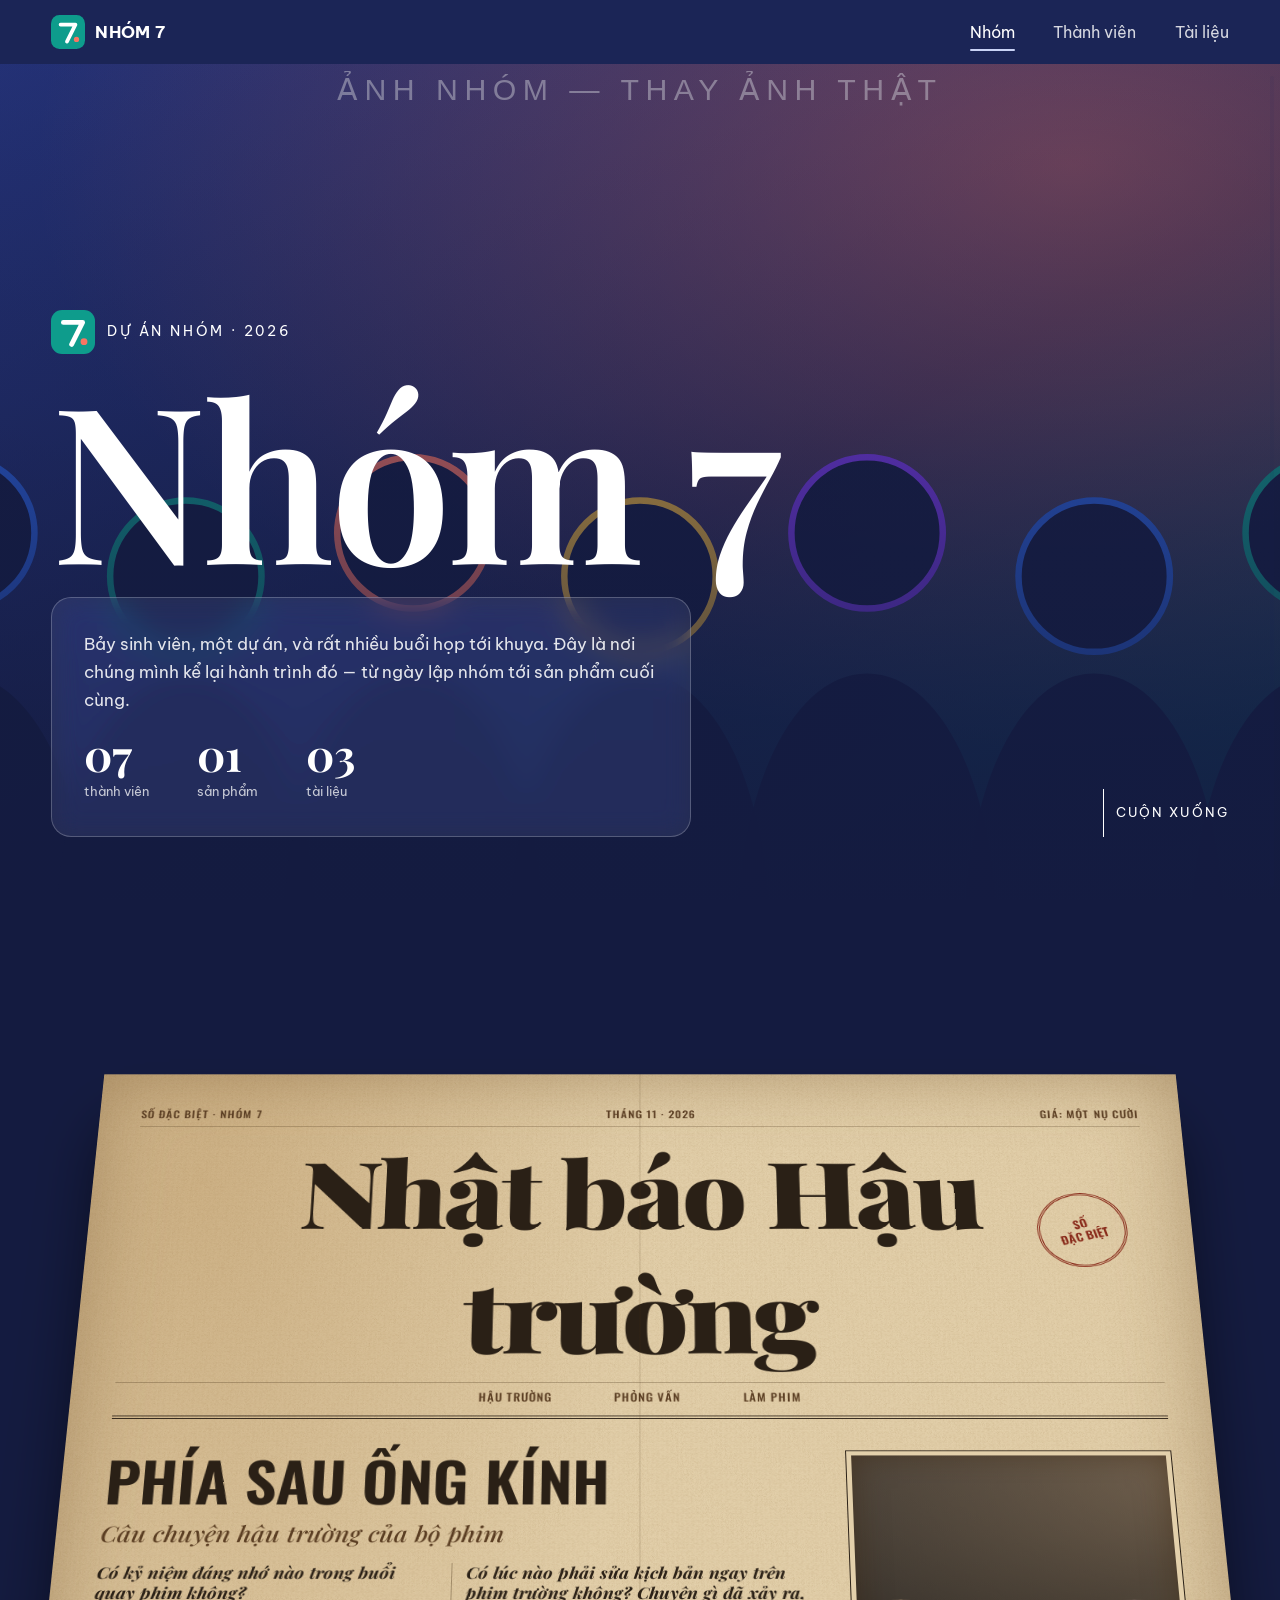
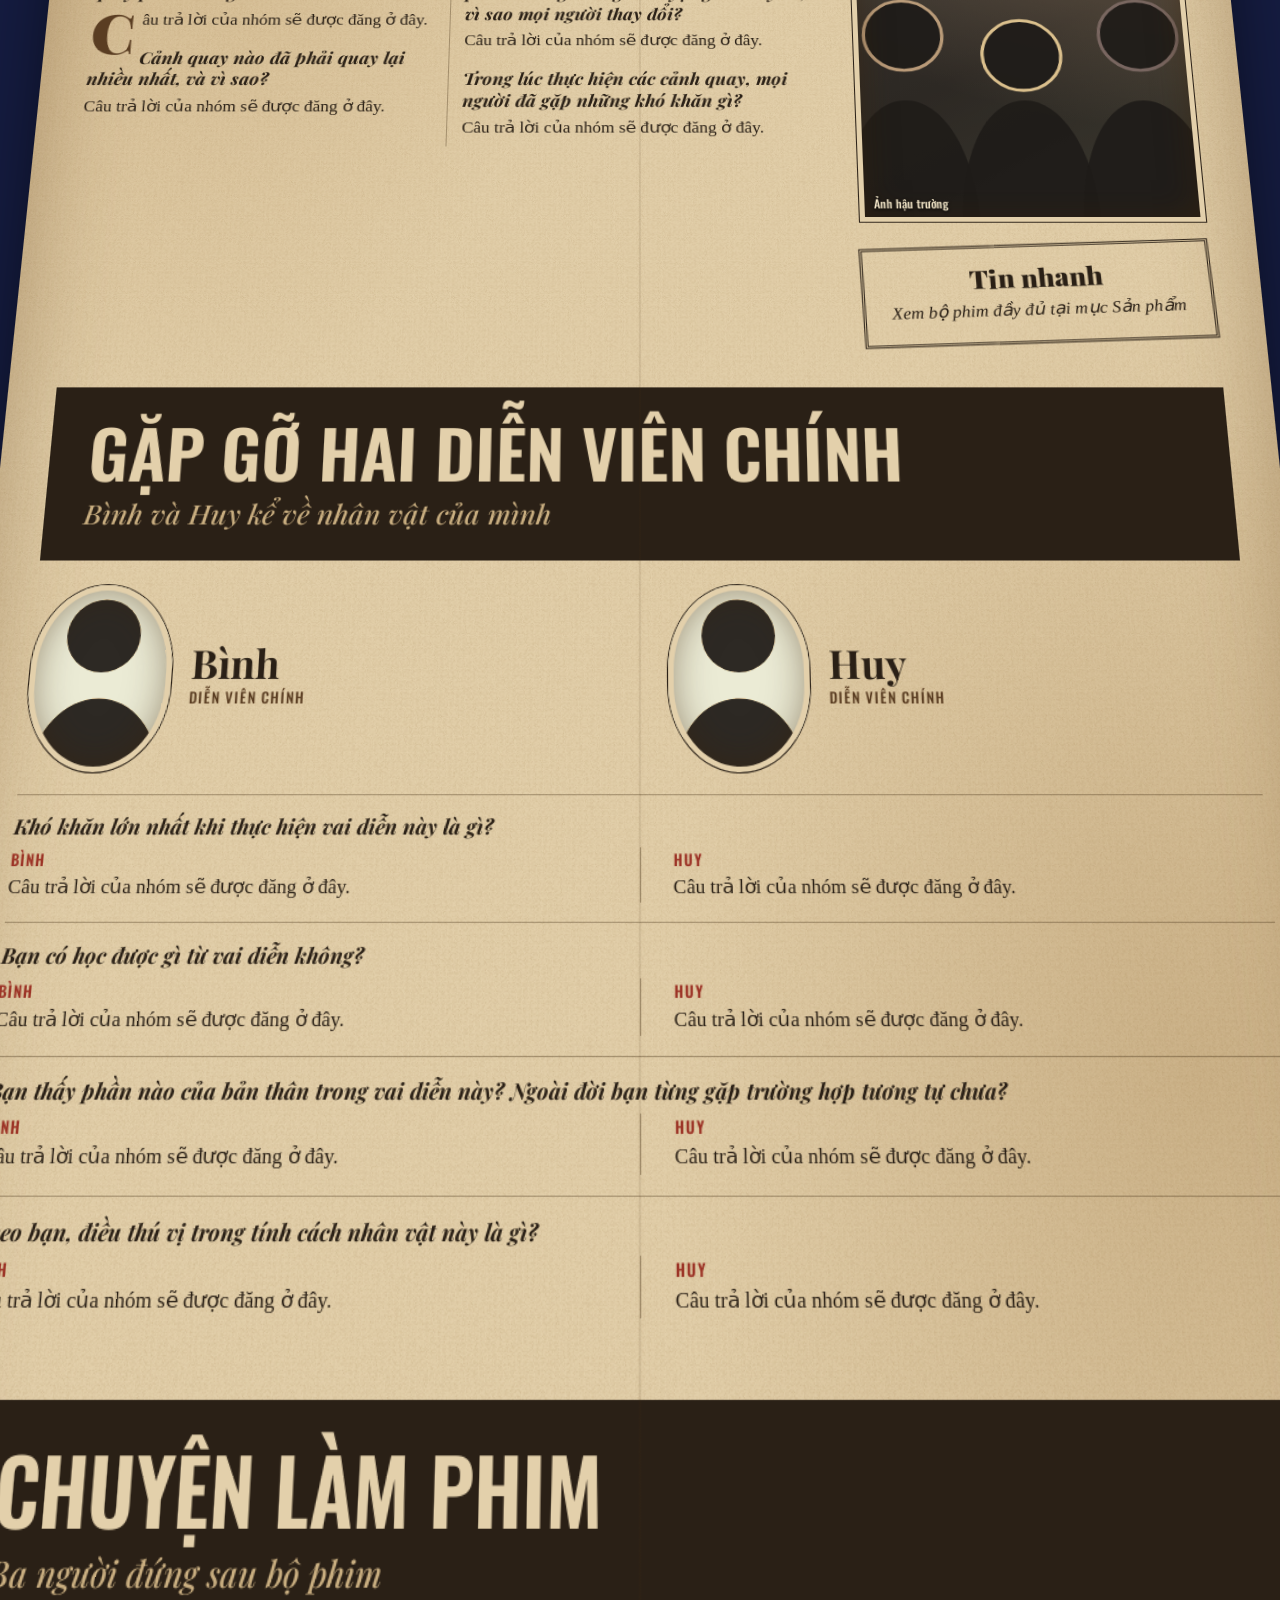
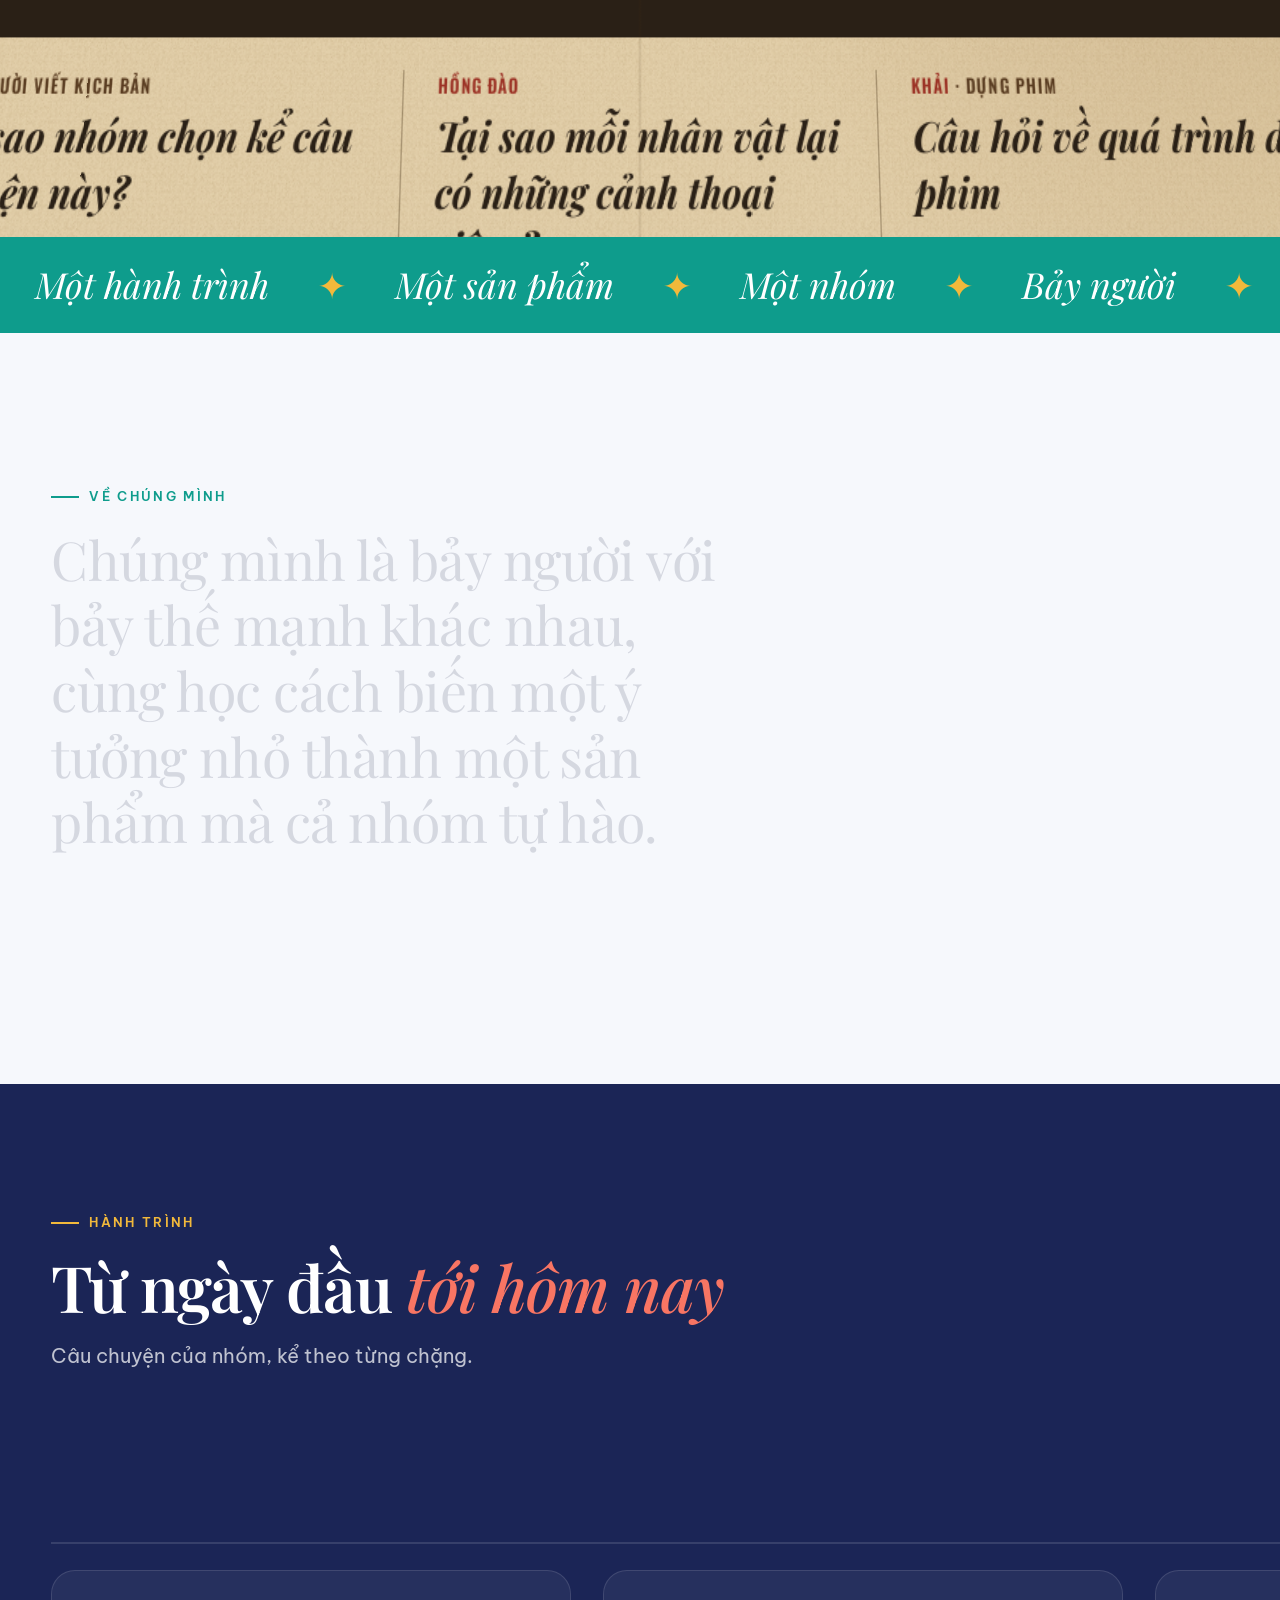
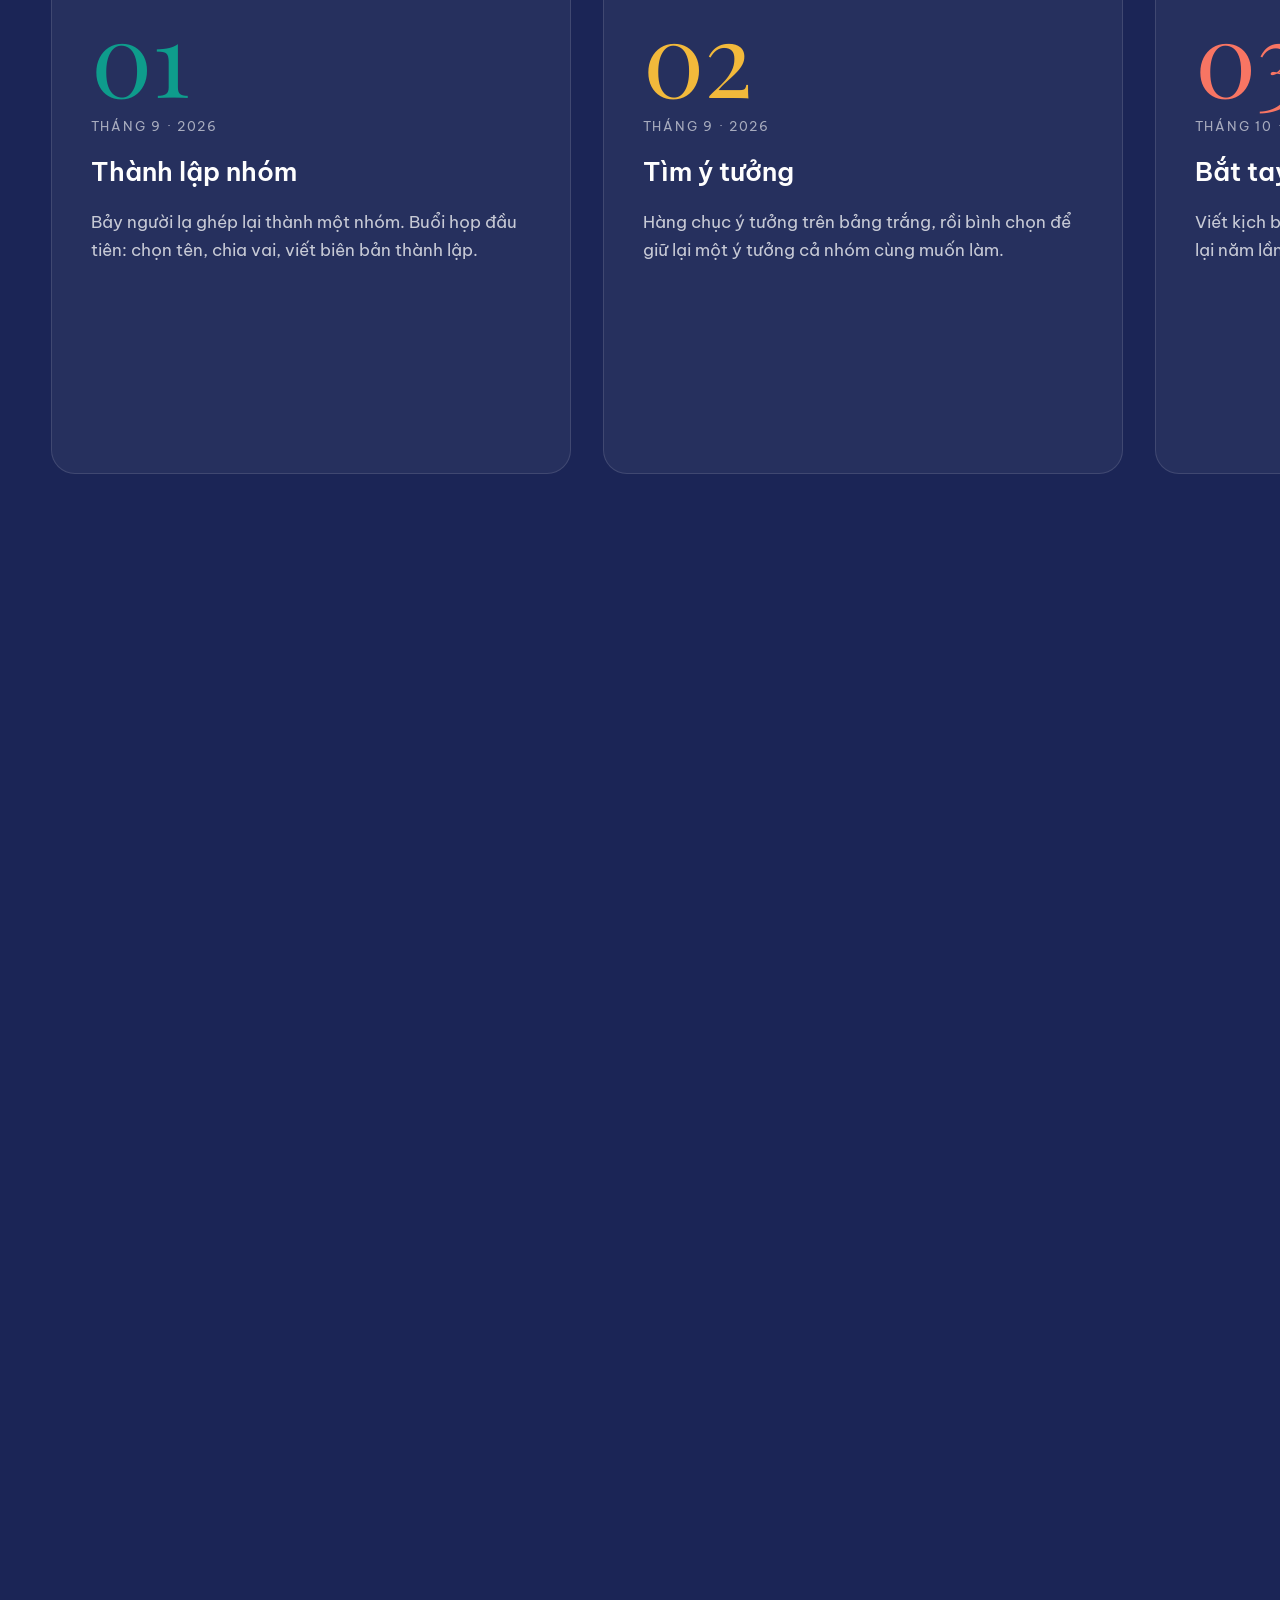
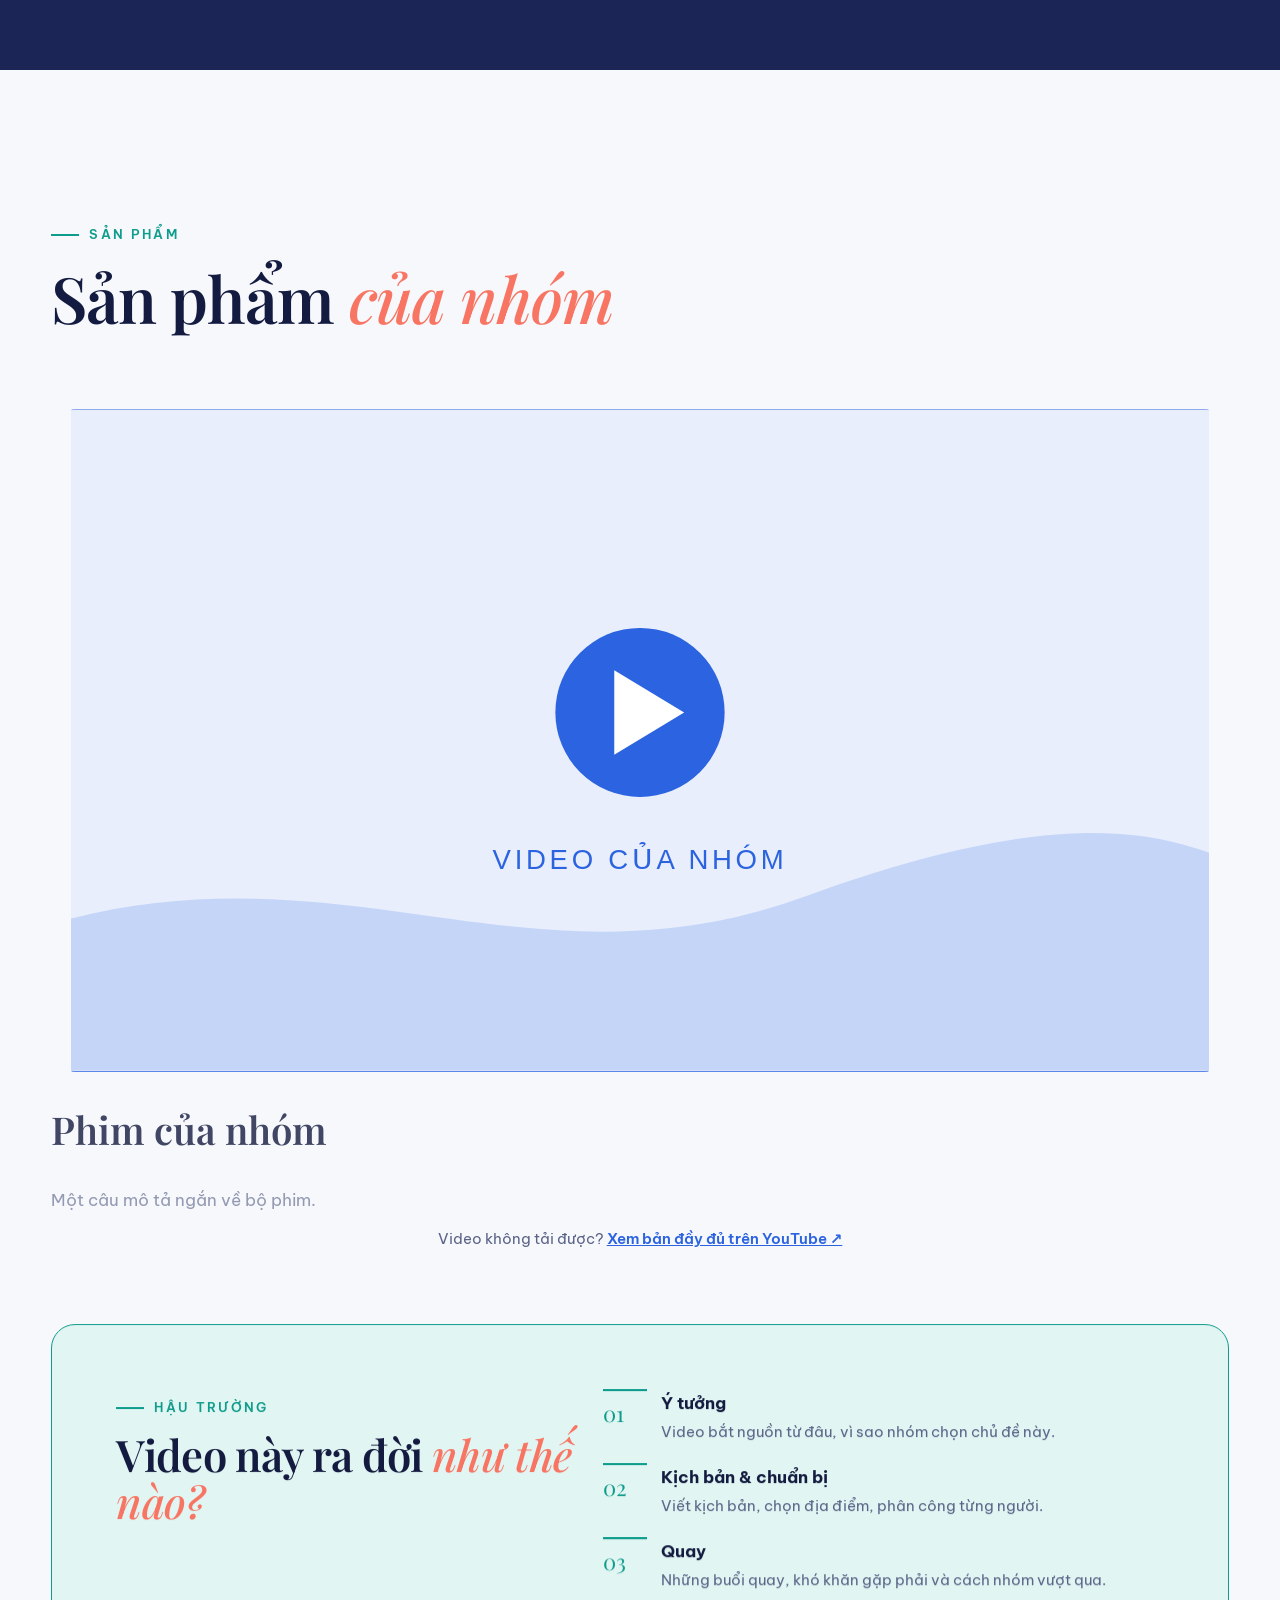
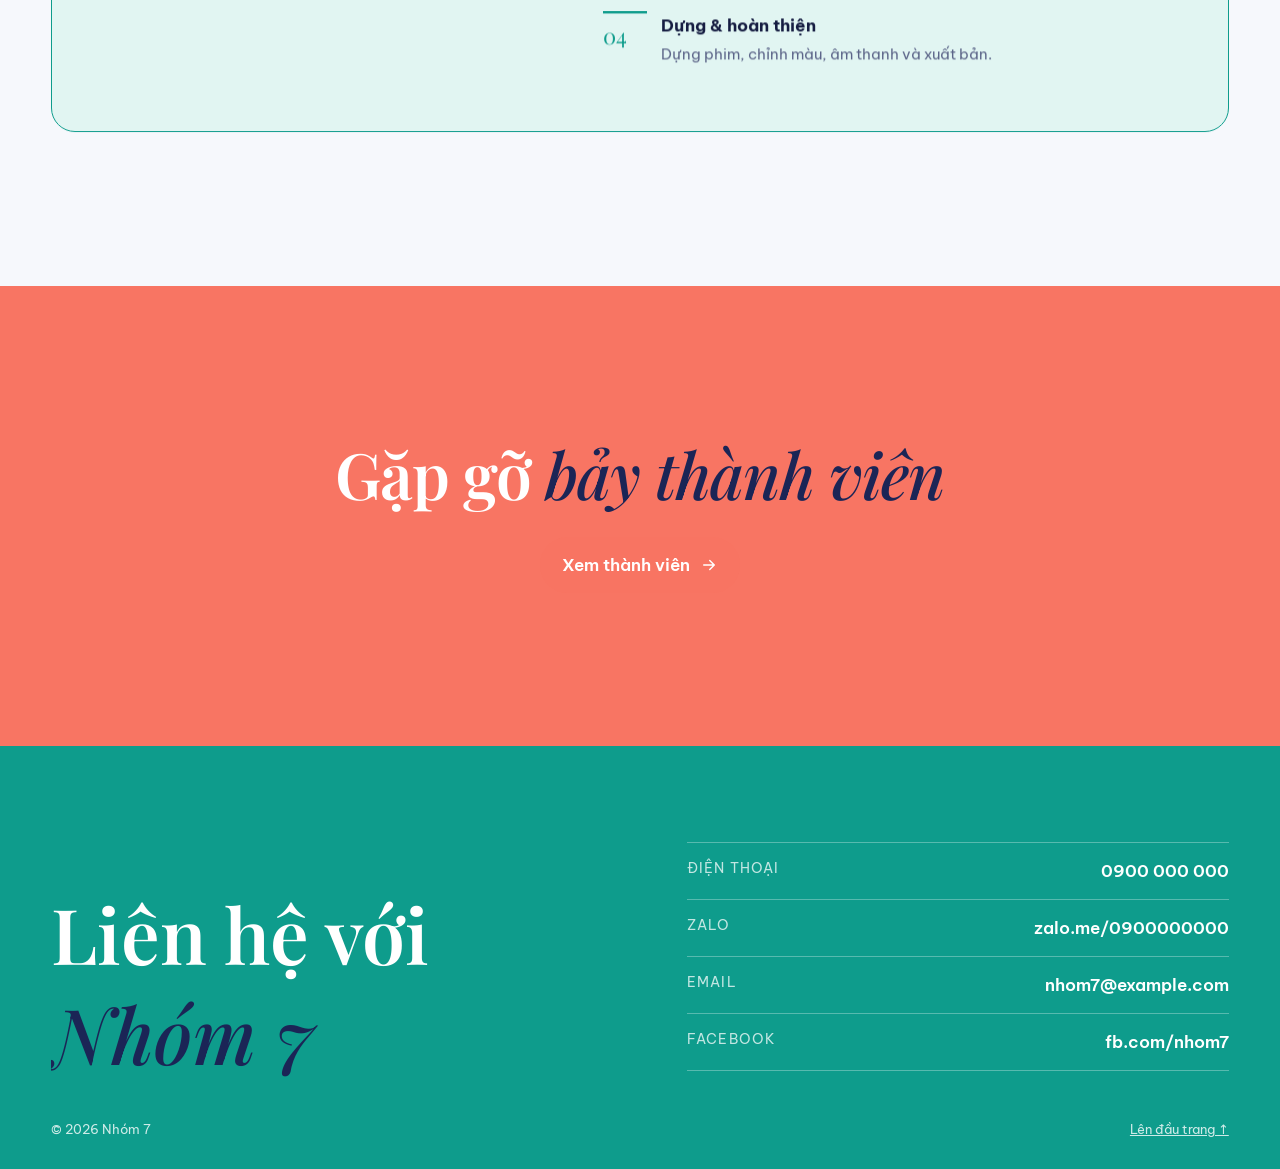
<file: index.html>
<!doctype html>
<html lang="vi">
<head>
  <meta charset="utf-8">
  <meta name="viewport" content="width=device-width, initial-scale=1">
  <title>Nhóm 7 — Giới thiệu nhóm</title>
  <meta name="description" content="Trang giới thiệu Nhóm 7: hành trình, sản phẩm, thành viên và tài liệu.">
  <meta name="theme-color" content="#1b2556">
  <link rel="icon" href="assets/img/logo.svg" type="image/svg+xml">
  <link rel="preconnect" href="https://fonts.googleapis.com">
  <link rel="preconnect" href="https://fonts.gstatic.com" crossorigin>
  <link rel="stylesheet" href="https://fonts.googleapis.com/css2?family=Be+Vietnam+Pro:wght@400;500;600;700&amp;family=Playfair+Display:ital,wght@0,500;0,600;0,900;1,500;1,700&amp;family=Oswald:wght@500;600&amp;family=Old+Standard+TT:ital,wght@0,400;0,700;1,400&amp;display=swap">
  <link rel="stylesheet" href="assets/css/style.css">
  <!-- Bật hiệu ứng chỉ khi người xem KHÔNG chọn "giảm chuyển động". Nếu JS lỗi, sau 2.5s mọi thứ vẫn hiện ra. -->
  <script>(function(r){if(!matchMedia("(prefers-reduced-motion: reduce)").matches){r.classList.add("motion");setTimeout(function(){if(!window.__motionReady)r.classList.remove("motion")},2500)}})(document.documentElement)</script>
</head>
<body id="top">
  <a class="skip-link" href="#main">Bỏ qua tới nội dung</a>
  <header class="site-header">
    <div class="container">
      <a class="brand" href="index.html"><img src="assets/img/logo.svg" alt="" width="34" height="34"><span>NHÓM 7</span></a>
      <nav class="nav" aria-label="Điều hướng chính"><a href="index.html" data-u="light" aria-current="page">Nhóm</a><a href="members.html" data-u="teal">Thành viên</a><a href="docs.html" data-u="coral">Tài liệu</a></nav>
    </div>
  </header>
  <div class="scroll-progress" aria-hidden="true"><span></span></div>
  <div class="curtain" aria-hidden="true"></div>

  <main id="main">
    <!-- HERO: ảnh nhóm làm nền chính, khung thông tin nền trong suốt -->
    <section class="hero" aria-labelledby="hero-title">
      <div class="hero__media">
        <!-- [PLACEHOLDER] Thay bằng ảnh nhóm thật, ví dụ assets/img/group.webp (xem README) -->
        <img src="assets/img/group.svg" alt="Ảnh tập thể Nhóm 7" width="1600" height="900" fetchpriority="high" decoding="async">
      </div>
      <div class="container hero__inner">
        <div class="hero__logo" data-reveal="fade"><img src="assets/img/logo.svg" alt="" width="44" height="44">Dự án nhóm · 2026</div>
        <h1 class="display hero__title" id="hero-title" data-split>Nhóm 7</h1>
        <div class="hero__row">
          <div class="glass hero__info" data-reveal data-delay="0.5">
            <!-- [PLACEHOLDER] Thông tin nhóm -->
            <p>Bảy sinh viên, một dự án, và rất nhiều buổi họp tới khuya. Đây là nơi chúng mình kể lại hành trình đó — từ ngày lập nhóm tới sản phẩm cuối cùng.</p>
            <div class="hero__stats">
              <div><b>07</b><span>thành viên</span></div>
              <div><b>01</b><span>sản phẩm</span></div>
              <div><b>03</b><span>tài liệu</span></div>
            </div>
          </div>
          <div class="scroll-cue" data-reveal="fade" data-delay="0.8" aria-hidden="true"><i></i>Cuộn xuống</div>
        </div>
      </div>
    </section>

    <!-- BÀI BÁO: 3 bài kiểu nhật báo cổ, ngay dưới ảnh poster nhóm. Nội dung sửa trong assets/js/data.js (SITE.news) -->
    <section class="news" id="tin-tuc" aria-labelledby="news-title"><div class="np-sheet" id="news-mount"></div></section>

    <div class="marquee" aria-hidden="true">
      <div class="marquee__track">
        <span>Một nhóm</span><span>Bảy người</span><span>Một hành trình</span><span>Một sản phẩm</span>
      </div>
    </div>

    <!-- GIỚI THIỆU -->
    <section class="section" aria-labelledby="about-title">
      <div class="container section-head">
        <span class="eyebrow" id="about-title">Về chúng mình</span>
        <!-- [PLACEHOLDER] Câu giới thiệu nhóm -->
        <p class="statement">Chúng mình là bảy người với bảy thế mạnh khác nhau, cùng học cách biến một ý tưởng nhỏ thành một sản phẩm mà cả nhóm tự hào.</p>
      </div>
    </section>

    <!-- HÀNH TRÌNH (kéo ngang trên máy tính) -->
    <section class="journey" aria-labelledby="journey-title">
      <div class="container journey__head section-head" style="margin-bottom:0">
        <span class="eyebrow">Hành trình</span>
        <h2 class="h2" id="journey-title" data-split>Từ ngày đầu <em>tới hôm nay</em></h2>
        <p class="lead" data-reveal>Câu chuyện của nhóm, kể theo từng chặng.</p>
      </div>
      <div class="journey__viewport">
        <!-- [PLACEHOLDER] Các chặng hành trình: sửa tiêu đề, ngày, nội dung -->
        <div class="journey__track">
          <div class="journey__line" aria-hidden="true"><span></span></div>
          <article class="chapter" style="--c:var(--teal)">
            <span class="chapter__num">01</span>
            <span class="chapter__date">Tháng 9 · 2026</span>
            <h3>Thành lập nhóm</h3>
            <p>Bảy người lạ ghép lại thành một nhóm. Buổi họp đầu tiên: chọn tên, chia vai, viết biên bản thành lập.</p>
          </article>
          <article class="chapter" style="--c:var(--yellow)">
            <span class="chapter__num">02</span>
            <span class="chapter__date">Tháng 9 · 2026</span>
            <h3>Tìm ý tưởng</h3>
            <p>Hàng chục ý tưởng trên bảng trắng, rồi bình chọn để giữ lại một ý tưởng cả nhóm cùng muốn làm.</p>
          </article>
          <article class="chapter" style="--c:var(--coral)">
            <span class="chapter__num">03</span>
            <span class="chapter__date">Tháng 10 · 2026</span>
            <h3>Bắt tay thực hiện</h3>
            <p>Viết kịch bản, quay, dựng. Có những cảnh phải quay lại năm lần — nhưng mỗi lần lại tốt hơn.</p>
          </article>
          <article class="chapter" style="--c:#a78bfa">
            <span class="chapter__num">04</span>
            <span class="chapter__date">Tháng 11 · 2026</span>
            <h3>Hoàn thiện &amp; ra mắt</h3>
            <p>Chỉnh sửa lần cuối, làm website này, và giới thiệu sản phẩm tới mọi người.</p>
          </article>
        </div>
      </div>
    </section>

    <!-- SẢN PHẨM -->
    <section class="section" id="san-pham" aria-labelledby="products-title">
      <div class="container">
        <div class="section-head">
          <span class="eyebrow">Sản phẩm</span>
          <h2 class="h2" id="products-title" data-split>Sản phẩm <em>của nhóm</em></h2>
        </div>

        <!-- [PLACEHOLDER] Video duy nhất của nhóm. Khi có file video, thay <img> bằng:
             <video src="assets/img/products/video.mp4" autoplay muted loop playsinline poster="assets/img/products/video.svg"></video>
             (MP4/WebM nhẹ hơn GIF ~10 lần). Đổi href sang link YouTube thật. -->
        <a class="product product--film" href="https://www.youtube.com/" target="_blank" rel="noopener">
          <div class="product__media"><img src="assets/img/products/video.svg" alt="Video của nhóm" width="1280" height="720" loading="lazy" decoding="async"></div>
          <h3>Phim của nhóm</h3>
          <p>Một câu mô tả ngắn về bộ phim.</p>
        </a>
        <!-- [PLACEHOLDER] Link YouTube (unlisted) dự phòng khi video không tải được -->
        <p class="yt-note" data-reveal>Video không tải được? <a href="https://www.youtube.com/" target="_blank" rel="noopener">Xem bản đầy đủ trên YouTube ↗</a></p>

        <!-- [PLACEHOLDER] Nguồn gốc video, quá trình làm -->
        <div class="story" data-reveal>
          <div>
            <span class="eyebrow">Hậu trường</span>
            <h3 class="h2" style="font-size:clamp(28px,3.4vw,44px);margin-top:12px">Video này ra đời <em>như thế nào?</em></h3>
          </div>
          <ol class="story__steps">
            <li data-stagger><div><b>Ý tưởng</b><span>Video bắt nguồn từ đâu, vì sao nhóm chọn chủ đề này.</span></div></li>
            <li data-stagger><div><b>Kịch bản &amp; chuẩn bị</b><span>Viết kịch bản, chọn địa điểm, phân công từng người.</span></div></li>
            <li data-stagger><div><b>Quay</b><span>Những buổi quay, khó khăn gặp phải và cách nhóm vượt qua.</span></div></li>
            <li data-stagger><div><b>Dựng &amp; hoàn thiện</b><span>Dựng phim, chỉnh màu, âm thanh và xuất bản.</span></div></li>
          </ol>
        </div>
      </div>
    </section>

    <section class="section cta">
      <div class="container">
        <h2 class="h2" data-split>Gặp gỡ <em>bảy thành viên</em></h2>
        <a class="btn" href="members.html" data-reveal>Xem thành viên <svg width="18" height="18" viewBox="0 0 24 24" fill="none" stroke="currentColor" stroke-width="2" stroke-linecap="round" stroke-linejoin="round" aria-hidden="true"><path d="M5 12h14M13 6l6 6-6 6"/></svg></a>
      </div>
    </section>
  </main>

  <footer class="site-footer">
    <div class="container">
      <div class="footer__grid">
        <h2 class="footer__big" data-split>Liên hệ với <em>Nhóm&nbsp;7</em></h2>
        <!-- Thông tin liên hệ được lấy từ assets/js/data.js -->
        <ul class="contact-list" data-contact></ul>
      </div>
      <div class="footer__bottom">
        <span>© <span data-year>2026</span> Nhóm 7</span>
        <a href="#top">Lên đầu trang ↑</a>
      </div>
    </div>
  </footer>

  <script src="assets/js/vendor/gsap.min.js"></script>
  <script src="assets/js/vendor/ScrollTrigger.min.js"></script>
  <script src="assets/js/vendor/SplitText.min.js"></script>
  <script src="assets/js/vendor/lenis.min.js"></script>
  <script src="assets/js/data.js"></script>
  <script src="assets/js/main.js"></script>
</body>
</html>
</file>
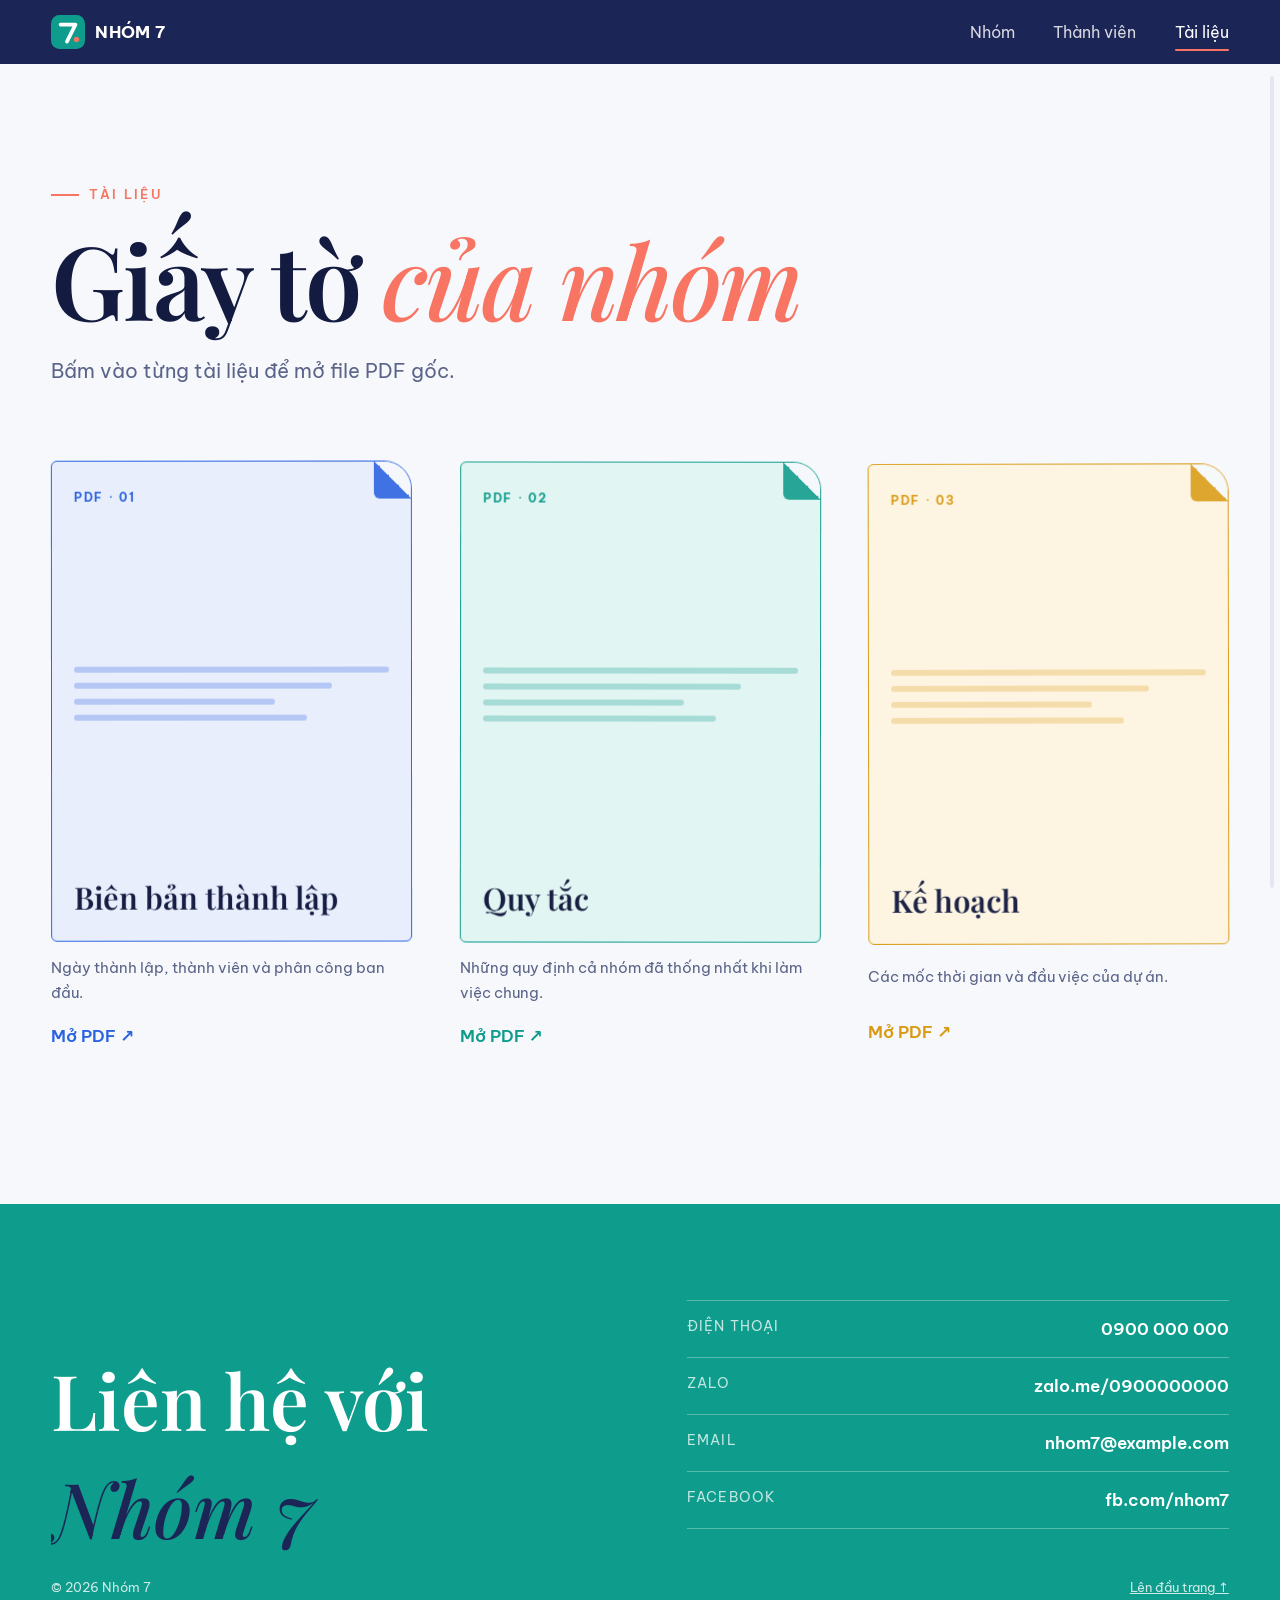
<file: docs.html>
<!doctype html>
<html lang="vi">
<head>
  <meta charset="utf-8">
  <meta name="viewport" content="width=device-width, initial-scale=1">
  <title>Tài liệu — Nhóm 7</title>
  <meta name="description" content="Biên bản thành lập, quy tắc và kế hoạch của Nhóm 7.">
  <meta name="theme-color" content="#1b2556">
  <link rel="icon" href="assets/img/logo.svg" type="image/svg+xml">
  <link rel="preconnect" href="https://fonts.googleapis.com">
  <link rel="preconnect" href="https://fonts.gstatic.com" crossorigin>
  <link rel="stylesheet" href="https://fonts.googleapis.com/css2?family=Be+Vietnam+Pro:wght@400;500;600;700&amp;family=Playfair+Display:ital,wght@0,500;0,600;1,500&amp;display=swap">
  <link rel="stylesheet" href="assets/css/style.css">
  <!-- Bật hiệu ứng chỉ khi người xem KHÔNG chọn "giảm chuyển động". Nếu JS lỗi, sau 2.5s mọi thứ vẫn hiện ra. -->
  <script>(function(r){if(!matchMedia("(prefers-reduced-motion: reduce)").matches){r.classList.add("motion");setTimeout(function(){if(!window.__motionReady)r.classList.remove("motion")},2500)}})(document.documentElement)</script>
</head>
<body id="top">
  <a class="skip-link" href="#main">Bỏ qua tới nội dung</a>
  <header class="site-header">
    <div class="container">
      <a class="brand" href="index.html"><img src="assets/img/logo.svg" alt="" width="34" height="34"><span>NHÓM 7</span></a>
      <nav class="nav" aria-label="Điều hướng chính"><a href="index.html" data-u="light">Nhóm</a><a href="members.html" data-u="teal">Thành viên</a><a href="docs.html" data-u="coral" aria-current="page">Tài liệu</a></nav>
    </div>
  </header>
  <div class="scroll-progress" aria-hidden="true"><span></span></div>
  <div class="curtain" aria-hidden="true"></div>

  <main id="main">
    <section class="page-hero">
      <div class="container">
        <span class="eyebrow" style="color:var(--coral)">Tài liệu</span>
        <h1 class="display" data-split>Giấy tờ <em>của nhóm</em></h1>
        <p class="lead" data-reveal>Bấm vào từng tài liệu để mở file PDF gốc.</p>
      </div>
    </section>
    <!-- [PLACEHOLDER] Thay 3 file PDF trong thư mục docs/ bằng file thật (giữ nguyên tên, hoặc sửa href) -->
    <div class="container docs">
      <a class="doc" data-accent="blue" href="docs/bien-ban-thanh-lap.pdf" target="_blank" rel="noopener">
        <div class="doc__paper"><span class="doc__type">PDF · 01</span><div class="doc__lines" aria-hidden="true"><i></i><i></i><i></i><i></i></div><h2 class="doc__title">Biên bản thành lập</h2></div>
        <p>Ngày thành lập, thành viên và phân công ban đầu.</p>
        <span class="doc__open">Mở PDF ↗</span>
      </a>
      <a class="doc" data-accent="teal" href="docs/quy-tac.pdf" target="_blank" rel="noopener">
        <div class="doc__paper"><span class="doc__type">PDF · 02</span><div class="doc__lines" aria-hidden="true"><i></i><i></i><i></i><i></i></div><h2 class="doc__title">Quy tắc</h2></div>
        <p>Những quy định cả nhóm đã thống nhất khi làm việc chung.</p>
        <span class="doc__open">Mở PDF ↗</span>
      </a>
      <a class="doc" data-accent="yellow" href="docs/ke-hoach.pdf" target="_blank" rel="noopener">
        <div class="doc__paper"><span class="doc__type">PDF · 03</span><div class="doc__lines" aria-hidden="true"><i></i><i></i><i></i><i></i></div><h2 class="doc__title">Kế hoạch</h2></div>
        <p>Các mốc thời gian và đầu việc của dự án.</p>
        <span class="doc__open">Mở PDF ↗</span>
      </a>
    </div>
  </main>

  <footer class="site-footer">
    <div class="container">
      <div class="footer__grid">
        <h2 class="footer__big" data-split>Liên hệ với <em>Nhóm&nbsp;7</em></h2>
        <!-- Thông tin liên hệ được lấy từ assets/js/data.js -->
        <ul class="contact-list" data-contact></ul>
      </div>
      <div class="footer__bottom">
        <span>© <span data-year>2026</span> Nhóm 7</span>
        <a href="#top">Lên đầu trang ↑</a>
      </div>
    </div>
  </footer>

  <script src="assets/js/vendor/gsap.min.js"></script>
  <script src="assets/js/vendor/ScrollTrigger.min.js"></script>
  <script src="assets/js/vendor/SplitText.min.js"></script>
  <script src="assets/js/vendor/lenis.min.js"></script>
  <script src="assets/js/data.js"></script>
  <script src="assets/js/main.js"></script>
</body>
</html>
</file>
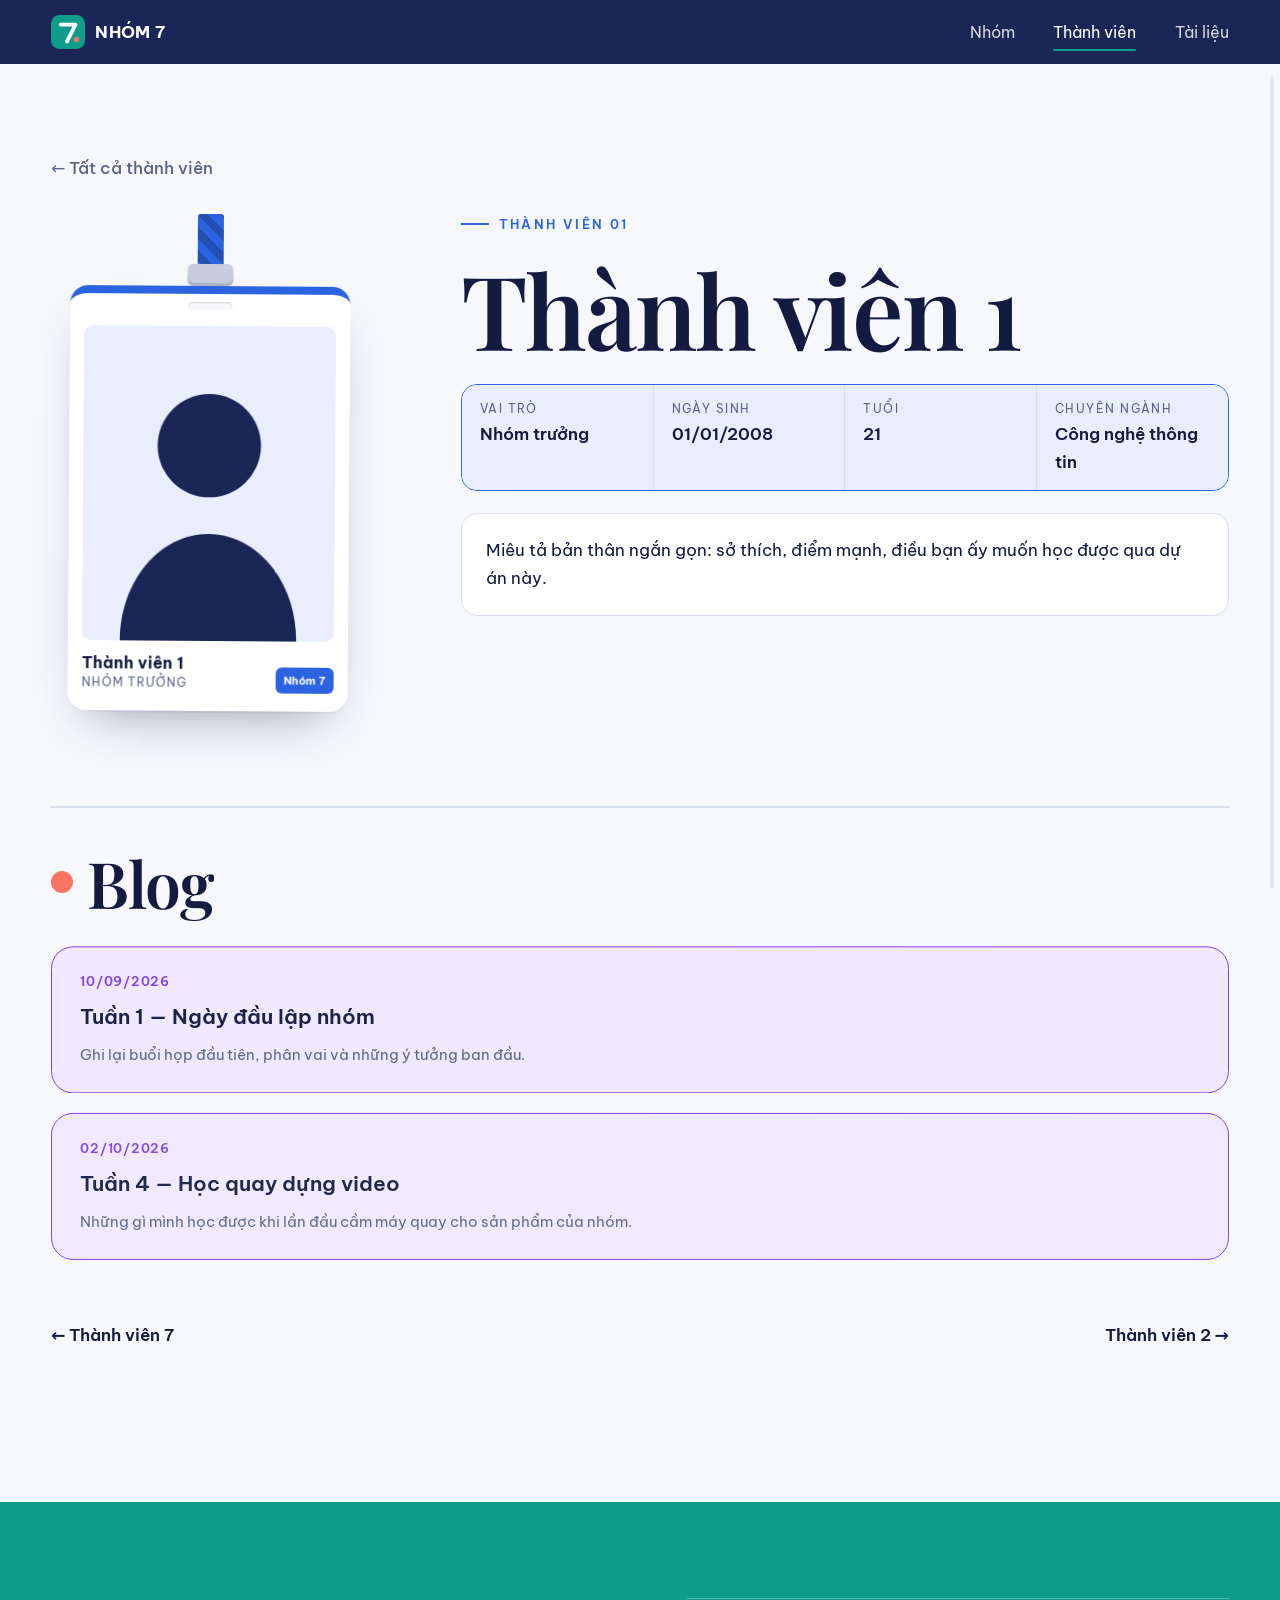
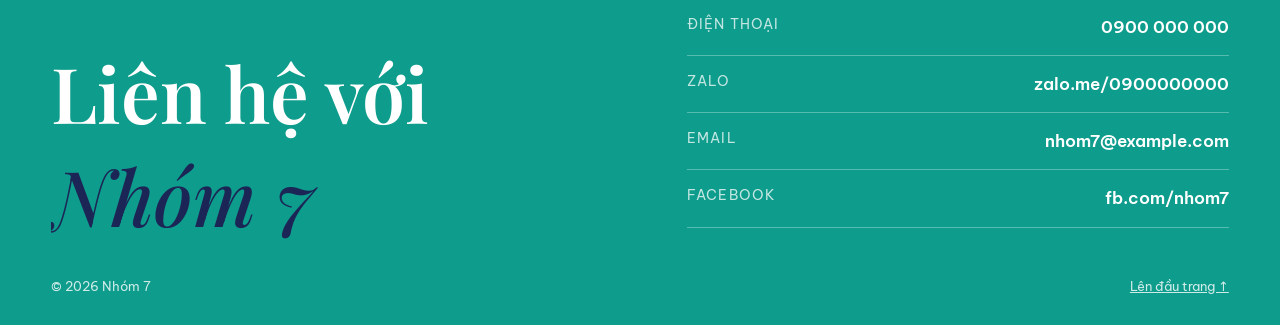
<file: member.html>
<!doctype html>
<html lang="vi">
<head>
  <meta charset="utf-8">
  <meta name="viewport" content="width=device-width, initial-scale=1">
  <title>Thành viên — Nhóm 7</title>
  <meta name="description" content="Trang cá nhân thành viên Nhóm 7.">
  <meta name="theme-color" content="#1b2556">
  <link rel="icon" href="assets/img/logo.svg" type="image/svg+xml">
  <link rel="preconnect" href="https://fonts.googleapis.com">
  <link rel="preconnect" href="https://fonts.gstatic.com" crossorigin>
  <link rel="stylesheet" href="https://fonts.googleapis.com/css2?family=Be+Vietnam+Pro:wght@400;500;600;700&amp;family=Playfair+Display:ital,wght@0,500;0,600;1,500&amp;display=swap">
  <link rel="stylesheet" href="assets/css/style.css">
  <!-- Bật hiệu ứng chỉ khi người xem KHÔNG chọn "giảm chuyển động". Nếu JS lỗi, sau 2.5s mọi thứ vẫn hiện ra. -->
  <script>(function(r){if(!matchMedia("(prefers-reduced-motion: reduce)").matches){r.classList.add("motion");setTimeout(function(){if(!window.__motionReady)r.classList.remove("motion")},2500)}})(document.documentElement)</script>
</head>
<body id="top">
  <a class="skip-link" href="#main">Bỏ qua tới nội dung</a>
  <header class="site-header">
    <div class="container">
      <a class="brand" href="index.html"><img src="assets/img/logo.svg" alt="" width="34" height="34"><span>NHÓM 7</span></a>
      <nav class="nav" aria-label="Điều hướng chính"><a href="index.html" data-u="light">Nhóm</a><a href="members.html" data-u="teal" aria-current="page">Thành viên</a><a href="docs.html" data-u="coral">Tài liệu</a></nav>
    </div>
  </header>
  <div class="scroll-progress" aria-hidden="true"><span></span></div>
  <div class="curtain" aria-hidden="true"></div>

  <!-- Nội dung trang cá nhân được tạo từ assets/js/data.js theo ?id=... trên URL -->
  <main id="main"><div class="profile" id="profile">
    <noscript><div class="container"><p>Trang này cần JavaScript để hiển thị thông tin thành viên.</p></div></noscript>
  </div></main>

  <footer class="site-footer">
    <div class="container">
      <div class="footer__grid">
        <h2 class="footer__big" data-split>Liên hệ với <em>Nhóm&nbsp;7</em></h2>
        <!-- Thông tin liên hệ được lấy từ assets/js/data.js -->
        <ul class="contact-list" data-contact></ul>
      </div>
      <div class="footer__bottom">
        <span>© <span data-year>2026</span> Nhóm 7</span>
        <a href="#top">Lên đầu trang ↑</a>
      </div>
    </div>
  </footer>

  <script src="assets/js/vendor/gsap.min.js"></script>
  <script src="assets/js/vendor/ScrollTrigger.min.js"></script>
  <script src="assets/js/vendor/SplitText.min.js"></script>
  <script src="assets/js/vendor/lenis.min.js"></script>
  <script src="assets/js/data.js"></script>
  <script src="assets/js/main.js"></script>
</body>
</html>
</file>
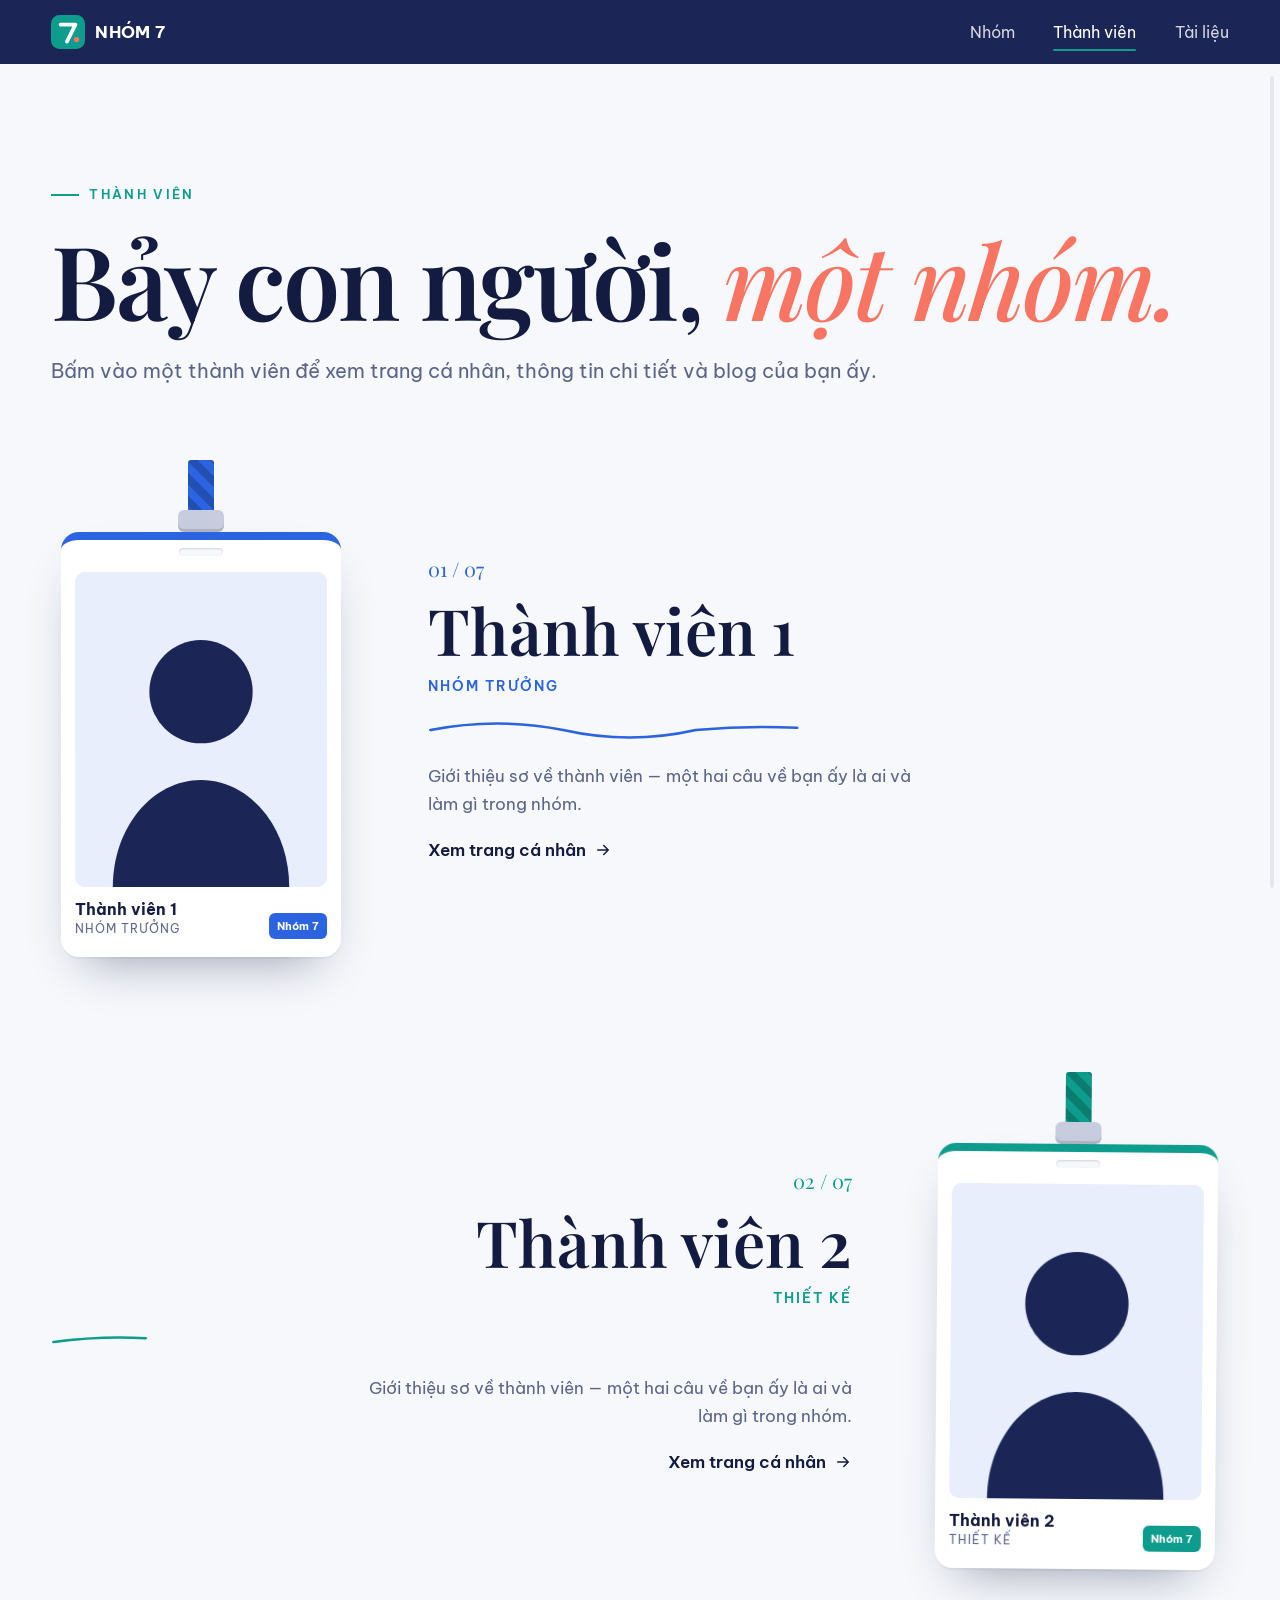
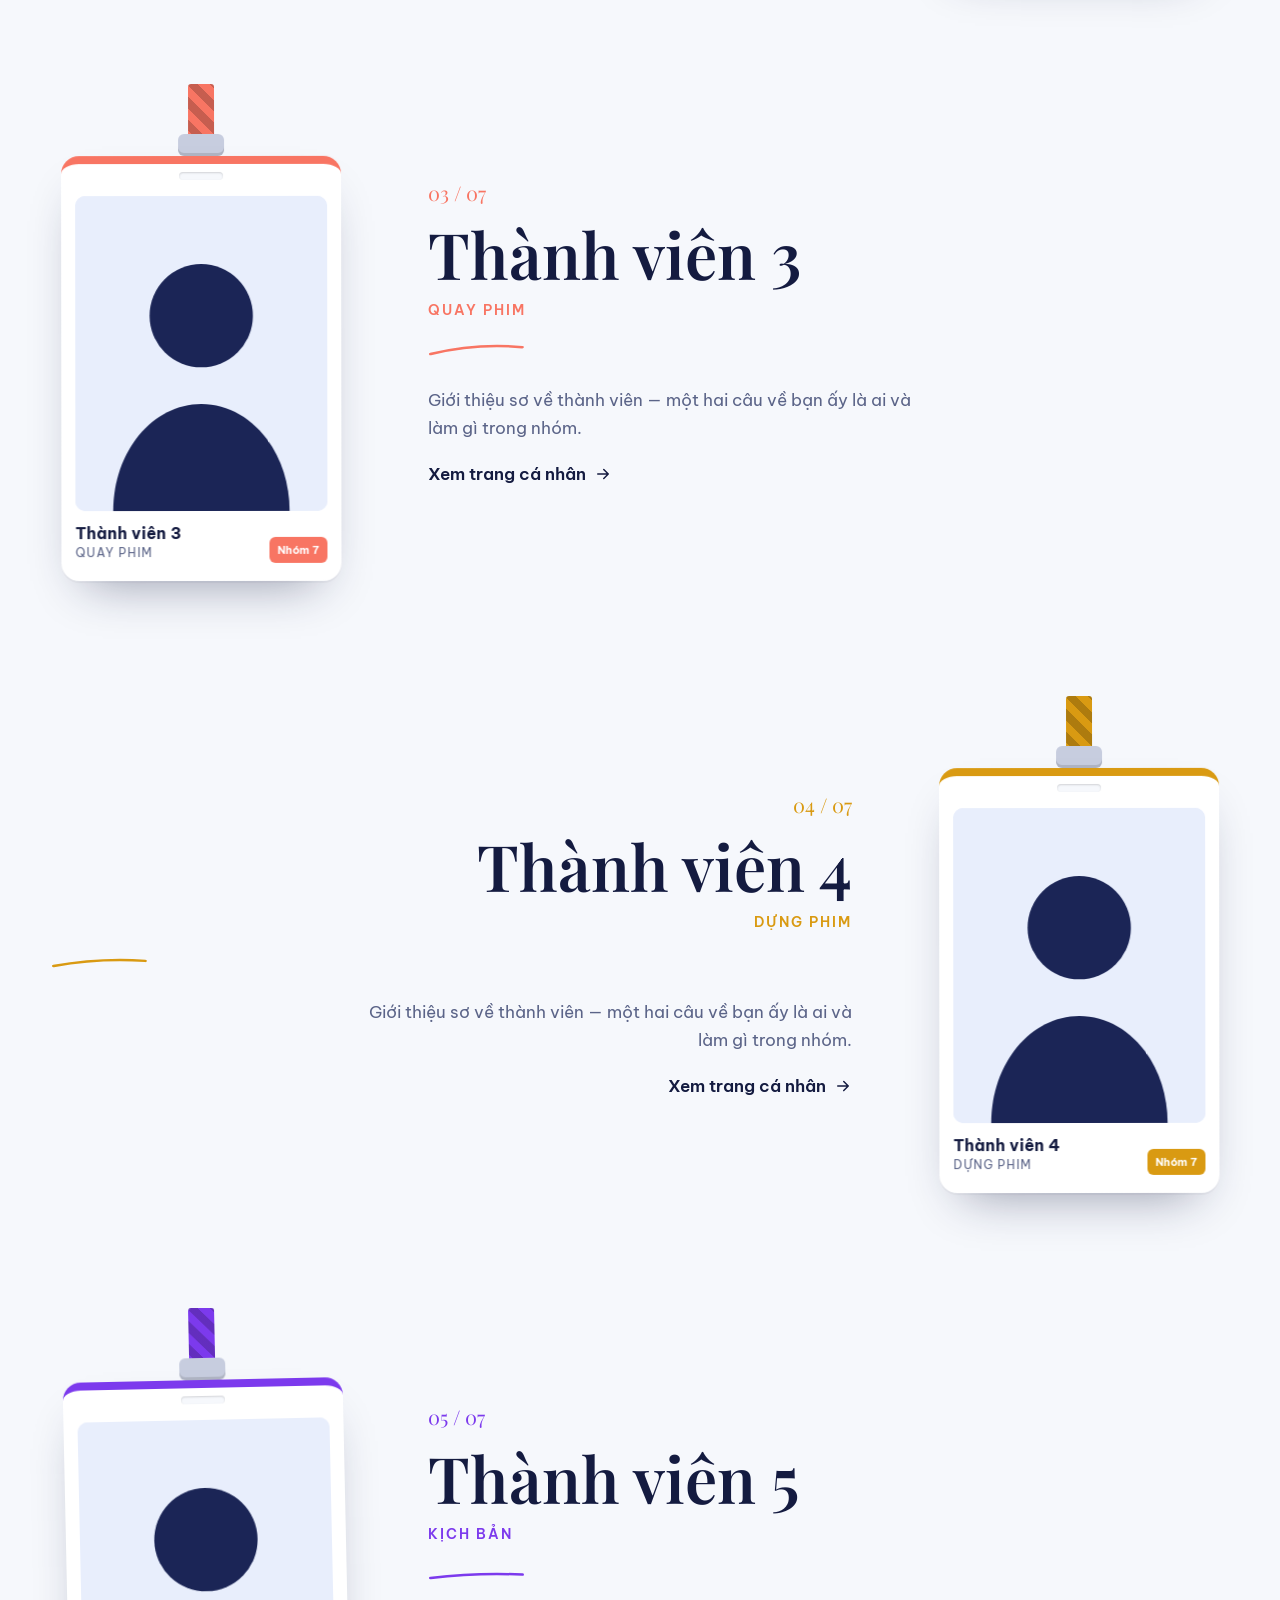
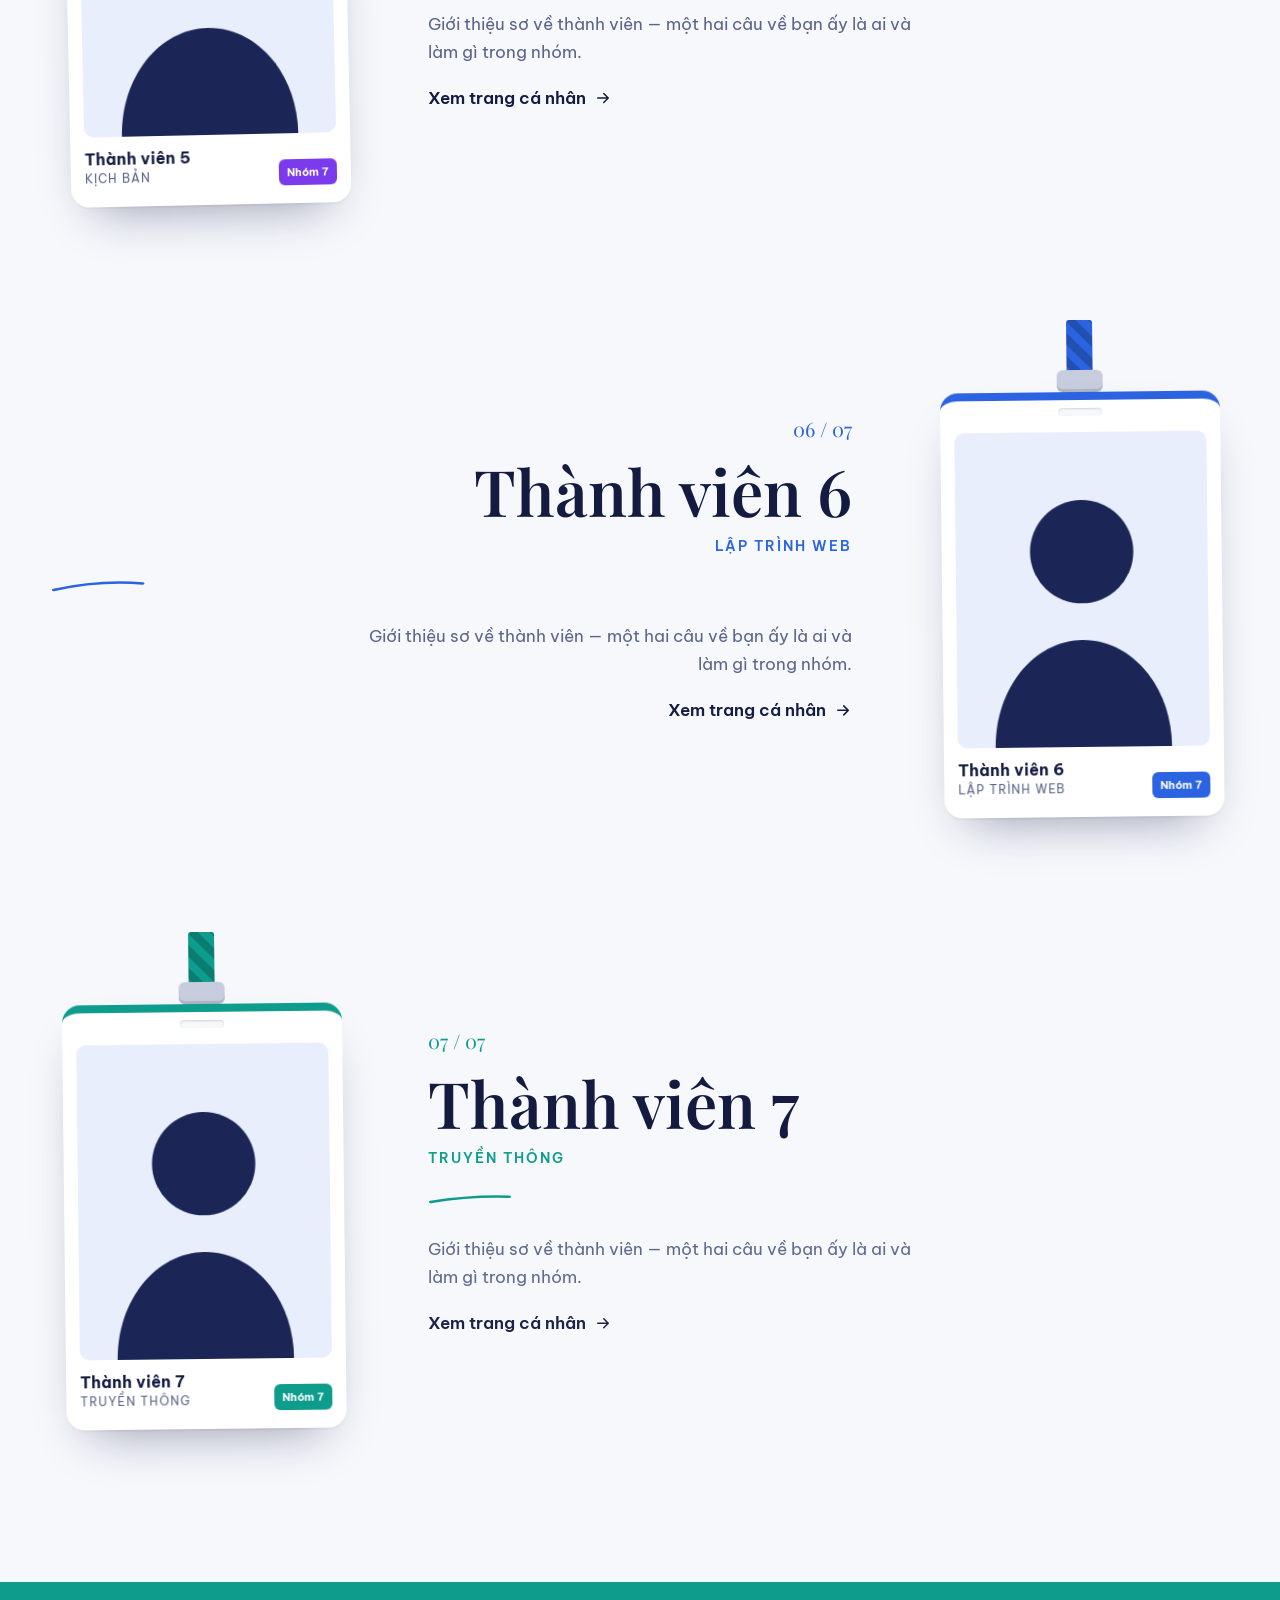
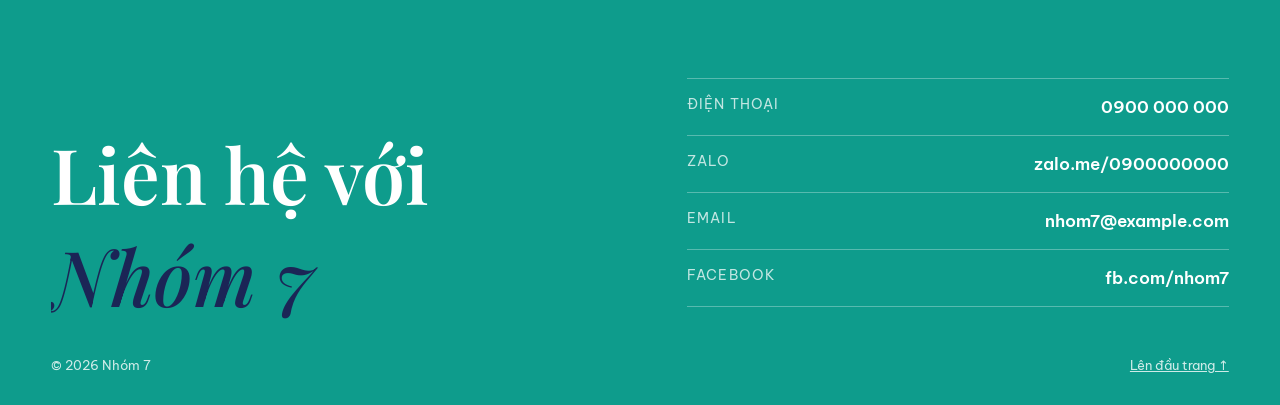
<file: members.html>
<!doctype html>
<html lang="vi">
<head>
  <meta charset="utf-8">
  <meta name="viewport" content="width=device-width, initial-scale=1">
  <title>Thành viên — Nhóm 7</title>
  <meta name="description" content="Bảy thành viên của Nhóm 7.">
  <meta name="theme-color" content="#1b2556">
  <link rel="icon" href="assets/img/logo.svg" type="image/svg+xml">
  <link rel="preconnect" href="https://fonts.googleapis.com">
  <link rel="preconnect" href="https://fonts.gstatic.com" crossorigin>
  <link rel="stylesheet" href="https://fonts.googleapis.com/css2?family=Be+Vietnam+Pro:wght@400;500;600;700&amp;family=Playfair+Display:ital,wght@0,500;0,600;1,500&amp;display=swap">
  <link rel="stylesheet" href="assets/css/style.css">
  <!-- Bật hiệu ứng chỉ khi người xem KHÔNG chọn "giảm chuyển động". Nếu JS lỗi, sau 2.5s mọi thứ vẫn hiện ra. -->
  <script>(function(r){if(!matchMedia("(prefers-reduced-motion: reduce)").matches){r.classList.add("motion");setTimeout(function(){if(!window.__motionReady)r.classList.remove("motion")},2500)}})(document.documentElement)</script>
</head>
<body id="top">
  <a class="skip-link" href="#main">Bỏ qua tới nội dung</a>
  <header class="site-header">
    <div class="container">
      <a class="brand" href="index.html"><img src="assets/img/logo.svg" alt="" width="34" height="34"><span>NHÓM 7</span></a>
      <nav class="nav" aria-label="Điều hướng chính"><a href="index.html" data-u="light">Nhóm</a><a href="members.html" data-u="teal" aria-current="page">Thành viên</a><a href="docs.html" data-u="coral">Tài liệu</a></nav>
    </div>
  </header>
  <div class="scroll-progress" aria-hidden="true"><span></span></div>
  <div class="curtain" aria-hidden="true"></div>

  <main id="main">
    <section class="page-hero">
      <div class="container">
        <span class="eyebrow">Thành viên</span>
        <h1 class="display" data-split>Bảy con người, <em>một nhóm.</em></h1>
        <p class="lead" data-reveal>Bấm vào một thành viên để xem trang cá nhân, thông tin chi tiết và blog của bạn ấy.</p>
      </div>
    </section>
    <!-- Danh sách được tạo từ assets/js/data.js -->
    <div class="container members" id="members-list">
      <noscript><p>Trang này cần JavaScript để hiển thị danh sách thành viên.</p></noscript>
    </div>
  </main>

  <footer class="site-footer">
    <div class="container">
      <div class="footer__grid">
        <h2 class="footer__big" data-split>Liên hệ với <em>Nhóm&nbsp;7</em></h2>
        <!-- Thông tin liên hệ được lấy từ assets/js/data.js -->
        <ul class="contact-list" data-contact></ul>
      </div>
      <div class="footer__bottom">
        <span>© <span data-year>2026</span> Nhóm 7</span>
        <a href="#top">Lên đầu trang ↑</a>
      </div>
    </div>
  </footer>

  <script src="assets/js/vendor/gsap.min.js"></script>
  <script src="assets/js/vendor/ScrollTrigger.min.js"></script>
  <script src="assets/js/vendor/SplitText.min.js"></script>
  <script src="assets/js/vendor/lenis.min.js"></script>
  <script src="assets/js/data.js"></script>
  <script src="assets/js/main.js"></script>
</body>
</html>
</file>
<file: assets/css/style.css>
/* ==========================================================================
   Nhóm 7 — stylesheet
   Màu lấy từ file layout PPTX: navy (thanh menu), teal (footer),
   coral (thanh cuộn), blue / purple / yellow (các khung).
   ========================================================================== */

:root {
  --navy: #1b2556;
  --navy-2: #141b40;
  --teal: #0e9c8c;
  --coral: #f87563;
  --blue: #2b63e0;
  --purple: #7c3aed;
  --yellow: #f2b93b;

  --bg: #f6f8fc;
  --paper: #ffffff;
  --ink: #141b40;
  --muted: #5b6488;
  --line: #d9deec;

  --tint-blue: #e8eefc;
  --tint-teal: #e1f5f2;
  --tint-coral: #fdece9;
  --tint-purple: #f0e8fd;
  --tint-yellow: #fdf5e1;

  --font-sans: "Be Vietnam Pro", system-ui, -apple-system, "Segoe UI", Roboto, sans-serif;
  --font-serif: "Playfair Display", Georgia, "Times New Roman", serif;

  --gutter: clamp(16px, 4vw, 56px);
  --max: 1280px;
  --nav-h: 64px;
  --ease-out: cubic-bezier(.16, 1, .3, 1);
}

*, *::before, *::after { box-sizing: border-box; }
html { -webkit-text-size-adjust: 100%; overflow-x: clip; }
body {
  margin: 0;
  background: var(--bg);
  color: var(--ink);
  font-family: var(--font-sans);
  font-size: 17px;
  line-height: 1.65;
  -webkit-font-smoothing: antialiased;
  overflow-x: clip;
}
img, svg, video { display: block; max-width: 100%; }
a { color: inherit; }
h1, h2, h3, p { margin: 0; }
::selection { background: var(--coral); color: #fff; }
:focus-visible { outline: 3px solid var(--coral); outline-offset: 3px; border-radius: 4px; }

.skip-link {
  position: absolute; left: 12px; top: -60px; z-index: 200;
  background: var(--coral); color: #fff; padding: 10px 14px; border-radius: 8px;
  text-decoration: none; font-weight: 600;
}
.skip-link:focus { top: 12px; }

.container { width: min(100% - 2 * var(--gutter), var(--max)); margin-inline: auto; }

/* Lenis smooth scroll (from lenis.css) */
html.lenis, html.lenis body { height: auto; }
.lenis:not(.lenis-autoToggle).lenis-stopped { overflow: clip; }
.lenis [data-lenis-prevent] { overscroll-behavior: contain; }

/* --------------------------------------------------------------------------
   Reveal states. `html.motion` is only set when JS is on AND the user has
   not asked for reduced motion, so without JS everything is visible.
   -------------------------------------------------------------------------- */
html.motion [data-reveal],
html.motion [data-split] { visibility: hidden; }

.line-mask { display: block; overflow: hidden; padding-bottom: .08em; margin-bottom: -.08em; }

/* --------------------------------------------------------------------------
   Header / nav  (navy bar, active item underlined — like the PPTX)
   -------------------------------------------------------------------------- */
.site-header {
  position: fixed; inset: 0 0 auto 0; z-index: 50;
  height: var(--nav-h);
  background: var(--navy);
  color: #fff;
  transition: transform .45s var(--ease-out), background-color .3s;
}
.site-header.is-hidden { transform: translateY(-100%); }
.site-header .container { height: 100%; display: flex; align-items: center; justify-content: space-between; gap: 16px; }
.brand { display: flex; align-items: center; gap: 10px; text-decoration: none; font-weight: 700; letter-spacing: .02em; }
.brand img { width: 34px; height: 34px; }
.nav { display: flex; gap: clamp(14px, 3vw, 40px); }
.nav a {
  position: relative; text-decoration: none; font-size: 16px; padding: 6px 0;
  opacity: .82; transition: opacity .2s;
}
.nav a:hover, .nav a[aria-current="page"] { opacity: 1; }
.nav a::after {
  content: ""; position: absolute; left: 0; right: 0; bottom: 0; height: 2px;
  background: var(--u, var(--teal)); border-radius: 2px;
  transform: scaleX(0); transform-origin: right; transition: transform .45s var(--ease-out);
}
.nav a:hover::after, .nav a[aria-current="page"]::after { transform: scaleX(1); transform-origin: left; }
.nav a[data-u="teal"] { --u: var(--teal); }
.nav a[data-u="coral"] { --u: var(--coral); }
.nav a[data-u="light"] { --u: #c9d3f5; }

/* Scroll progress — the coral bar on the right edge of every PPTX slide */
.scroll-progress {
  position: fixed; right: 6px; top: calc(var(--nav-h) + 12px); bottom: 12px; width: 4px; z-index: 40;
  border-radius: 4px; background: rgba(27, 37, 86, .08); pointer-events: none;
}
.scroll-progress span {
  display: block; height: 100%; width: 100%; border-radius: 4px; background: var(--coral);
  transform-origin: top; transform: scaleY(0);
}

/* Page transition curtain */
.curtain {
  position: fixed; inset: 0; z-index: 100; background: var(--navy);
  transform: scaleY(0); transform-origin: bottom; pointer-events: none;
}

/* --------------------------------------------------------------------------
   Shared typography
   -------------------------------------------------------------------------- */
.eyebrow {
  display: inline-flex; align-items: center; gap: 10px;
  font-size: 13px; font-weight: 600; letter-spacing: .18em; text-transform: uppercase; color: var(--teal);
}
.eyebrow::before { content: ""; width: 28px; height: 2px; background: currentColor; }
.display {
  font-family: var(--font-serif); font-weight: 600; line-height: 1.02; letter-spacing: -.02em;
  font-size: clamp(44px, 8vw, 120px);
}
.display em, .h2 em { font-style: italic; color: var(--coral); font-weight: 500; }
.h2 { font-family: var(--font-serif); font-weight: 600; line-height: 1.08; letter-spacing: -.015em; font-size: clamp(34px, 5vw, 72px); }
.lead { font-size: clamp(18px, 1.6vw, 22px); color: var(--muted); max-width: 60ch; }
.section { padding-block: clamp(80px, 12vw, 160px); }
.section-head { display: grid; gap: 18px; margin-bottom: clamp(40px, 6vw, 80px); }
.placeholder-note { font-size: 13px; color: var(--muted); font-style: italic; }

.btn {
  display: inline-flex; align-items: center; gap: 10px; padding: 14px 22px; border-radius: 999px;
  background: var(--coral); color: #fff; text-decoration: none; font-weight: 600;
  transition: transform .3s var(--ease-out), box-shadow .3s;
}
.btn:hover { transform: translateY(-2px); box-shadow: 0 10px 24px -10px rgba(248, 117, 99, .8); }
.btn--ghost { background: transparent; border: 1.5px solid currentColor; color: inherit; }
.btn--ghost:hover { box-shadow: none; background: rgba(255,255,255,.08); }

/* --------------------------------------------------------------------------
   HOME — hero (group photo as main background, transparent info panel)
   -------------------------------------------------------------------------- */
.hero {
  position: relative; min-height: 100svh; padding-top: var(--nav-h);
  display: grid; align-items: end; color: #fff; overflow: hidden; background: var(--navy-2);
}
.hero__media { position: absolute; inset: 0; }
.hero__media img { width: 100%; height: 100%; object-fit: cover; transform-origin: 50% 40%; }
.hero__media::after {
  content: ""; position: absolute; inset: 0;
  background: linear-gradient(180deg, rgba(20,27,64,.15) 0%, rgba(20,27,64,.35) 45%, rgba(20,27,64,.9) 100%);
}
.hero__inner { position: relative; padding-bottom: clamp(36px, 7vh, 80px); display: grid; gap: 28px; }
.hero__logo { display: flex; align-items: center; gap: 12px; font-size: 14px; letter-spacing: .2em; text-transform: uppercase; opacity: .9; }
.hero__logo img { width: 44px; height: 44px; }
.hero__title { font-size: clamp(72px, 17vw, 240px); line-height: .86; }
.hero__row { display: grid; gap: 24px; grid-template-columns: 1fr; align-items: end; }
.glass {
  background: rgba(255,255,255,.08); border: 1px solid rgba(255,255,255,.22);
  backdrop-filter: blur(14px) saturate(140%); -webkit-backdrop-filter: blur(14px) saturate(140%);
  border-radius: 20px; padding: clamp(20px, 3vw, 32px);
}
.hero__info { max-width: 640px; }
.hero__info p { color: rgba(255,255,255,.88); max-width: 52ch; }
.hero__stats { display: flex; gap: clamp(20px, 4vw, 48px); margin-top: 18px; }
.hero__stats b { display: block; font-family: var(--font-serif); font-size: clamp(30px, 4vw, 44px); line-height: 1; }
.hero__stats span { font-size: 13px; opacity: .75; }
.scroll-cue { display: flex; align-items: center; gap: 12px; font-size: 13px; letter-spacing: .16em; text-transform: uppercase; opacity: .8; }
.scroll-cue i { width: 1px; height: 48px; background: rgba(255,255,255,.5); position: relative; overflow: hidden; }
.scroll-cue i::after { content: ""; position: absolute; inset: 0; background: #fff; animation: cue 1.8s var(--ease-out) infinite; }
@keyframes cue { from { transform: translateY(-100%); } to { transform: translateY(100%); } }
@media (min-width: 900px) {
  .hero__row { grid-template-columns: minmax(0, 1fr) auto; }
}

/* Marquee strip */
.marquee { background: var(--teal); color: #fff; overflow: hidden; padding: 18px 0; }
.marquee__track { display: flex; width: max-content; gap: 48px; font-family: var(--font-serif); font-style: italic; font-size: clamp(22px, 3vw, 36px); white-space: nowrap; }
.marquee__track span::after { content: "✦"; margin-left: 48px; font-style: normal; color: var(--yellow); }

/* Intro statement — words light up while scrolling */
.statement { font-family: var(--font-serif); font-size: clamp(28px, 4.2vw, 60px); line-height: 1.22; letter-spacing: -.01em; max-width: 22ch; }
.statement .w { opacity: 1; }
html.motion .statement .w { opacity: .14; }

/* --------------------------------------------------------------------------
   HOME — journey (horizontal pinned scroll on desktop)
   -------------------------------------------------------------------------- */
.journey { background: var(--navy); color: #fff; overflow: hidden; }
.journey__head { padding-top: clamp(80px, 10vw, 140px); }
.journey__head .eyebrow { color: var(--yellow); }
.journey__head .lead { color: rgba(255,255,255,.72); }
.journey__viewport { padding-block: 48px clamp(80px, 10vw, 140px); }
.journey__track { display: grid; gap: 24px; }
.chapter {
  position: relative; border-radius: 24px; padding: clamp(24px, 3vw, 40px);
  background: rgba(255,255,255,.05); border: 1px solid rgba(255,255,255,.12);
  display: grid; gap: 14px; align-content: start;
}
.chapter__num { font-family: var(--font-serif); font-size: clamp(64px, 8vw, 112px); line-height: .9; color: var(--c, var(--teal)); }
.chapter h3 { font-size: clamp(22px, 2vw, 28px); font-weight: 600; }
.chapter p { color: rgba(255,255,255,.75); }
.chapter__date { font-size: 13px; letter-spacing: .14em; text-transform: uppercase; opacity: .6; }
.journey__line { display: none; }

@media (min-width: 900px) {
  .journey__viewport { height: 100vh; display: flex; align-items: center; padding-block: 0; }
  .journey__track { display: flex; gap: 32px; padding-inline: var(--gutter); width: max-content; position: relative; }
  .chapter { width: min(42vw, 520px); min-height: 56vh; }
  .journey__line {
    display: block; position: absolute; left: var(--gutter); right: var(--gutter); top: -28px; height: 2px;
    background: rgba(255,255,255,.12);
  }
  .journey__line span { display: block; height: 100%; background: var(--yellow); transform-origin: left; transform: scaleX(0); }
}
html:not(.motion) .journey__line span { transform: scaleX(1); }

/* --------------------------------------------------------------------------
   HOME — product (1 video duy nhất + story)
   -------------------------------------------------------------------------- */
.product { display: grid; gap: 14px; text-decoration: none; }
.product__media {
  position: relative; aspect-ratio: 4 / 3; border-radius: 18px; overflow: hidden;
  border: 1.5px solid var(--blue); background: var(--tint-blue);
}
.product__media img, .product__media video { width: 100%; height: 100%; object-fit: cover; transition: transform .8s var(--ease-out); }
.product:hover .product__media img, .product:hover .product__media video { transform: scale(1.05); }
.product h3 { font-size: 20px; font-weight: 600; }
.product p { color: var(--muted); font-size: 15px; }
.product--film { gap: 18px; }
.product--film .product__media { aspect-ratio: 16 / 9; border-radius: 24px; }
.product--film h3 { font-family: var(--font-serif); font-size: clamp(26px, 3vw, 40px); }
.product--film p { font-size: 17px; max-width: 60ch; }
.yt-note { margin-top: 28px; text-align: center; color: var(--muted); font-size: 15px; }
.yt-note a { color: var(--blue); font-weight: 600; }
.story {
  margin-top: clamp(40px, 6vw, 72px); border-radius: 24px; padding: clamp(28px, 5vw, 64px);
  background: var(--tint-teal); border: 1.5px solid var(--teal);
  display: grid; gap: 28px;
}
@media (min-width: 900px) { .story { grid-template-columns: .9fr 1.1fr; align-items: start; } }
.story__steps { display: grid; gap: 18px; counter-reset: s; list-style: none; margin: 0; padding: 0; }
.story__steps li { counter-increment: s; display: grid; grid-template-columns: 44px 1fr; gap: 14px; }
.story__steps li::before {
  content: counter(s, decimal-leading-zero); font-family: var(--font-serif); font-size: 22px; color: var(--teal);
  border-top: 2px solid var(--teal); padding-top: 4px;
}
.story__steps b { display: block; }
.story__steps span { color: var(--muted); font-size: 15px; }

/* CTA band */
.cta { background: var(--coral); color: #fff; text-align: center; }
.cta .h2 em { color: var(--navy); }
.cta .container { display: grid; gap: 28px; justify-items: center; }

/* --------------------------------------------------------------------------
   Page hero (inner pages)
   -------------------------------------------------------------------------- */
.page-hero { padding-top: calc(var(--nav-h) + clamp(56px, 10vw, 120px)); padding-bottom: clamp(40px, 6vw, 72px); }
.page-hero .container { display: grid; gap: 22px; }

/* --------------------------------------------------------------------------
   MEMBERS — zig-zag list, lanyard-badge frames, hand-drawn squiggles
   -------------------------------------------------------------------------- */
.members { display: grid; gap: clamp(56px, 9vw, 120px); padding-bottom: clamp(80px, 12vw, 160px); }
.member-row { display: grid; gap: 28px; align-items: center; text-decoration: none; }
.member-row__text { display: grid; gap: 12px; }
.member-row__idx { font-family: var(--font-serif); font-size: 20px; color: var(--c); }
.member-row__name { font-family: var(--font-serif); font-size: clamp(36px, 5vw, 68px); line-height: 1.02; font-weight: 600; }
.member-row__role { font-size: 14px; letter-spacing: .14em; text-transform: uppercase; color: var(--c); font-weight: 600; }
.member-row__short { color: var(--muted); max-width: 46ch; }
.member-row__more { display: inline-flex; gap: 8px; align-items: center; font-weight: 600; margin-top: 6px; }
.member-row__more svg { transition: transform .35s var(--ease-out); }
.member-row:hover .member-row__more svg { transform: translateX(6px); }
.squiggle { width: 100%; height: 40px; overflow: visible; }
.squiggle path { fill: none; stroke: var(--c); stroke-width: 2.5; stroke-linecap: round; }
@media (min-width: 800px) {
  .member-row { grid-template-columns: 300px 1fr; gap: clamp(40px, 6vw, 96px); }
  .member-row:nth-child(even) { grid-template-columns: 1fr 300px; }
  .member-row:nth-child(even) .badge-wrap { order: 2; }
  .member-row:nth-child(even) .member-row__text { text-align: right; justify-items: end; }
}

/* Lanyard badge ("thẻ đeo") */
.badge-wrap { display: grid; justify-items: center; transform-origin: 50% 0; transition: rotate .8s var(--ease-out); }
.badge {
  --c: var(--blue);
  position: relative; width: min(280px, 78vw); padding-top: 72px;
  transform-origin: 50% 0;
}
.badge__strap {
  position: absolute; left: 50%; top: 0; width: 26px; height: 58px; transform: translateX(-50%);
  background: repeating-linear-gradient(45deg, var(--c) 0 8px, color-mix(in srgb, var(--c) 80%, #000) 8px 16px);
  border-radius: 3px;
}
.badge__clip {
  position: absolute; left: 50%; top: 50px; width: 46px; height: 22px; transform: translateX(-50%);
  background: #c7cddf; border-radius: 6px; box-shadow: inset 0 -3px 0 rgba(0,0,0,.12);
}
.badge__card {
  position: relative; background: var(--paper); border-radius: 18px; padding: 14px 14px 18px;
  box-shadow: 0 24px 48px -24px rgba(20,27,64,.45), 0 2px 0 rgba(20,27,64,.04);
  border-top: 8px solid var(--c);
}
.badge__card::before {
  content: ""; position: absolute; top: 8px; left: 50%; width: 44px; height: 8px; transform: translateX(-50%);
  border-radius: 8px; background: var(--bg); box-shadow: inset 0 1px 2px rgba(0,0,0,.15);
}
.badge__photo { margin-top: 18px; aspect-ratio: 4 / 5; border-radius: 10px; overflow: hidden; background: var(--tint-blue); }
.badge__photo img { width: 100%; height: 100%; object-fit: cover; }
.badge__meta { display: flex; justify-content: space-between; align-items: end; gap: 8px; margin-top: 12px; }
.badge__name { font-weight: 700; font-size: 16px; line-height: 1.25; }
.badge__role { font-size: 12px; color: var(--muted); letter-spacing: .08em; text-transform: uppercase; }
.badge__team { font-size: 11px; font-weight: 700; color: #fff; background: var(--c); padding: 4px 8px; border-radius: 6px; white-space: nowrap; }
@media (hover: hover) {
  /* `rotate` (not `transform`) so it never fights with GSAP's inline transforms */
  .member-row:hover .badge-wrap { rotate: -3deg; }
  .member-row:nth-child(even):hover .badge-wrap { rotate: 3deg; }
}

[data-accent="blue"] { --c: var(--blue); --tint: var(--tint-blue); }
[data-accent="teal"] { --c: var(--teal); --tint: var(--tint-teal); }
[data-accent="coral"] { --c: var(--coral); --tint: var(--tint-coral); }
[data-accent="purple"] { --c: var(--purple); --tint: var(--tint-purple); }
[data-accent="yellow"] { --c: #d99a12; --tint: var(--tint-yellow); }

/* --------------------------------------------------------------------------
   MEMBER PROFILE
   -------------------------------------------------------------------------- */
.profile { padding-top: calc(var(--nav-h) + clamp(40px, 7vw, 96px)); padding-bottom: clamp(80px, 12vw, 160px); }
.back-link { display: inline-flex; gap: 8px; align-items: center; text-decoration: none; color: var(--muted); font-weight: 500; margin-bottom: 32px; }
.back-link:hover { color: var(--ink); }
.profile__top { display: grid; gap: 40px; align-items: start; }
@media (min-width: 860px) { .profile__top { grid-template-columns: 320px 1fr; gap: clamp(48px, 7vw, 110px); } }
.profile__info { display: grid; gap: 22px; }
.facts {
  display: grid; grid-template-columns: repeat(auto-fit, minmax(150px, 1fr)); gap: 1px;
  background: var(--line); border: 1.5px solid var(--c); border-radius: 16px; overflow: hidden;
}
.facts div { background: var(--tint); padding: 14px 18px; }
.facts dt { font-size: 12px; letter-spacing: .12em; text-transform: uppercase; color: var(--muted); }
.facts dd { margin: 2px 0 0; font-weight: 600; }
.bio { background: var(--paper); border: 1.5px solid var(--line); border-radius: 16px; padding: 22px 24px; color: var(--ink); }
.divider { height: 1.5px; background: var(--line); margin-block: clamp(56px, 8vw, 96px) 40px; transform-origin: left; }
.blog-head { display: flex; align-items: center; gap: 14px; margin-bottom: 28px; }
.blog-head i { width: 22px; height: 22px; border-radius: 50%; background: var(--coral); }
.blogs { display: grid; gap: 18px; }
.blog-card {
  display: grid; gap: 8px; padding: 24px 28px; border-radius: 22px; text-decoration: none;
  background: var(--tint-purple); border: 1.5px solid var(--purple);
  transition: transform .4s var(--ease-out), box-shadow .4s;
}
.blog-card:hover { transform: translateY(-4px); box-shadow: 0 18px 40px -22px rgba(124, 58, 237, .7); }
.blog-card time { font-size: 13px; color: var(--purple); font-weight: 600; letter-spacing: .06em; }
.blog-card h3 { font-size: 21px; font-weight: 600; }
.blog-card p { color: var(--muted); font-size: 15px; }
.empty { color: var(--muted); font-style: italic; }
.next-member { margin-top: 64px; display: flex; justify-content: space-between; gap: 16px; flex-wrap: wrap; }
.next-member a { text-decoration: none; font-weight: 600; }

/* --------------------------------------------------------------------------
   DOCUMENTS
   -------------------------------------------------------------------------- */
.docs { display: grid; gap: clamp(28px, 4vw, 48px); padding-bottom: clamp(80px, 12vw, 160px); grid-template-columns: 1fr; }
@media (min-width: 760px) { .docs { grid-template-columns: repeat(3, 1fr); } }
.doc { display: grid; gap: 16px; text-decoration: none; }
.doc__paper {
  position: relative; aspect-ratio: 3 / 4; border-radius: 6px 28px 6px 6px; padding: 26px 22px;
  background: var(--tint); border: 1.5px solid var(--c);
  display: grid; align-content: space-between; overflow: hidden;
  transition: transform .6s var(--ease-out), box-shadow .6s;
}
.doc__paper::after {
  content: ""; position: absolute; right: -1px; top: -1px; width: 38px; height: 38px;
  background: linear-gradient(225deg, var(--bg) 50%, var(--c) 50%); border-bottom-left-radius: 6px; opacity: .9;
}
.doc__lines { display: grid; gap: 10px; }
.doc__lines i { height: 6px; border-radius: 6px; background: color-mix(in srgb, var(--c) 28%, transparent); }
.doc__lines i:nth-child(2) { width: 82%; } .doc__lines i:nth-child(3) { width: 64%; } .doc__lines i:nth-child(4) { width: 74%; }
.doc__type { font-size: 12px; font-weight: 700; letter-spacing: .14em; color: var(--c); }
.doc__title { font-family: var(--font-serif); font-size: clamp(24px, 2.4vw, 32px); line-height: 1.1; font-weight: 600; }
.doc p { color: var(--muted); font-size: 15px; }
.doc__open { display: inline-flex; gap: 8px; align-items: center; font-weight: 600; color: var(--c); }
@media (hover: hover) {
  .doc:hover .doc__paper { transform: translateY(-10px) rotate(-1.5deg); box-shadow: 0 30px 50px -30px rgba(20,27,64,.55); }
}

/* --------------------------------------------------------------------------
   Footer (teal band — contact info on every page)
   -------------------------------------------------------------------------- */
.site-footer { background: var(--teal); color: #fff; padding-block: clamp(56px, 8vw, 96px) 28px; }
.footer__grid { display: grid; gap: 40px; }
@media (min-width: 860px) { .footer__grid { grid-template-columns: 1.1fr 1fr; align-items: end; } }
.footer__big { font-family: var(--font-serif); font-size: clamp(40px, 6vw, 84px); line-height: 1; font-weight: 600; }
.footer__big em { font-weight: 500; color: var(--navy); }
.contact-list { list-style: none; margin: 0; padding: 0; display: grid; gap: 0; }
.contact-list li { border-top: 1px solid rgba(255,255,255,.3); }
.contact-list li:last-child { border-bottom: 1px solid rgba(255,255,255,.3); }
.contact-list a { display: flex; justify-content: space-between; gap: 16px; padding: 14px 0; text-decoration: none; transition: padding .35s var(--ease-out); }
.contact-list a:hover { padding-left: 10px; }
.contact-list span { opacity: .75; font-size: 14px; letter-spacing: .08em; text-transform: uppercase; }
.contact-list b { font-weight: 600; text-align: right; overflow-wrap: anywhere; }
.footer__bottom { display: flex; justify-content: space-between; flex-wrap: wrap; gap: 12px; margin-top: 48px; font-size: 13px; opacity: .8; }

/* --------------------------------------------------------------------------
   Small screens
   -------------------------------------------------------------------------- */
@media (max-width: 560px) {
  body { font-size: 16px; }
  :root { --nav-h: 58px; }
  .brand span { display: none; }
  .nav a { font-size: 15px; }
  .scroll-progress { display: none; }
}

@media (prefers-reduced-motion: reduce) {
  *, *::before, *::after { animation-duration: .001ms !important; animation-iteration-count: 1 !important; transition-duration: .001ms !important; }
}

/* ==========================================================================
   NEWS — 3 "bài báo" kiểu nhật báo cổ (ngay dưới poster nhóm, trang chủ)
   Nội dung: assets/js/data.js → SITE.news · vẽ bởi renderNews() trong main.js
   ========================================================================== */
.news { --pp: #e3d0ab; --ink2: #2a2016; --br: #5a3d22; --red: #9c3326; --rule: rgba(60,40,15,.35);
  background: var(--navy-2); padding-block: clamp(48px, 8vw, 110px); perspective: 1600px; overflow: hidden; }
.np-sheet {
  position: relative; width: min(100% - 2 * var(--gutter), 1180px); margin-inline: auto; padding: clamp(18px, 3.5vw, 48px);
  transform-origin: 50% 0; color: var(--ink2); font: 17px/1.6 "Old Standard TT", Georgia, serif;
  background: radial-gradient(ellipse at 10% 6%, rgba(150,100,40,.28), transparent 32%), radial-gradient(ellipse at 90% 72%, rgba(130,85,30,.24), transparent 30%),
    url("data:image/svg+xml;utf8,<svg xmlns='http://www.w3.org/2000/svg' width='200' height='200'><filter id='n'><feTurbulence baseFrequency='.8' numOctaves='2'/><feColorMatrix values='0 0 0 0 .35 0 0 0 0 .22 0 0 0 0 .08 0 0 0 .3 0'/></filter><rect width='200' height='200' filter='url(%23n)'/></svg>"), var(--pp);
  box-shadow: inset 0 0 90px rgba(100,65,25,.4), 0 40px 80px -30px #000;
}
@media (min-width: 900px) { /* nếp gấp giữa tờ báo */
  .np-sheet::after { content: ""; position: absolute; inset: 0; pointer-events: none;
    background: linear-gradient(90deg, transparent calc(50% - 1px), rgba(70,45,15,.2) 50%, transparent calc(50% + 1px)); }
}
.np-sheet h2, .np-sheet h3, .np-sheet h4, .np-sheet p { margin: 0; }
.np-mast { position: relative; text-align: center; border-bottom: 4px double var(--ink2); padding-bottom: 14px; margin-bottom: clamp(24px, 3vw, 40px); }
.np-meta, .np-nav { display: flex; justify-content: space-between; flex-wrap: wrap; gap: 12px; font: 500 13px/1.4 Oswald, sans-serif; letter-spacing: .08em; text-transform: uppercase; color: var(--br); }
.np-meta { border-bottom: 1px solid var(--rule); padding-bottom: 8px; }
.np-nav { border-top: 1px solid var(--rule); padding-top: 8px; justify-content: center; gap: clamp(16px, 5vw, 64px); }
.np-title { font: 900 clamp(44px, 9.5vw, 132px)/1 var(--font-serif); letter-spacing: -.03em; margin-block: clamp(10px, 2vw, 24px) !important; }
.np-stamp { position: absolute; right: clamp(0px, 2vw, 24px); top: clamp(60px, 9vw, 130px); width: clamp(64px, 8vw, 96px); aspect-ratio: 1; display: grid; place-items: center;
  border: 3px double var(--red); border-radius: 50%; color: var(--red); font: 600 clamp(11px, 1.3vw, 14px)/1.15 Oswald, sans-serif; text-transform: uppercase; transform: rotate(-14deg); mix-blend-mode: multiply; }
.np-grid { display: grid; gap: clamp(28px, 3.4vw, 48px); }
.np-h { font: 600 clamp(30px, 5vw, 68px)/1.1 Oswald, Impact, sans-serif; text-transform: uppercase; }
.np-deck { font: italic 500 clamp(18px, 2vw, 26px)/1.3 var(--font-serif); color: var(--br); margin: 10px 0 18px !important; }
.np-cols { columns: 2 250px; column-gap: 30px; column-rule: 1px solid var(--rule); }
.np-qa { break-inside: avoid; margin-bottom: 18px; }
.np-q { font: italic 700 18px/1.3 var(--font-serif); margin-bottom: 4px !important; }
.np-qa:first-child p::first-letter { float: left; font: 900 3.6em/.78 var(--font-serif); padding: .06em .1em 0 0; color: var(--br); }
.np-side { display: grid; gap: 22px; align-content: start; }
.np-photo { position: relative; margin: 0; overflow: hidden; aspect-ratio: 4 / 5; border: 1px solid var(--ink2); }
.np-photo img { width: 100%; height: 100%; object-fit: cover; filter: sepia(.9) contrast(1.05) brightness(.92); }
.np-photo::after { content: ""; position: absolute; inset: 0; border-radius: inherit; pointer-events: none; box-shadow: inset 0 0 0 5px var(--pp), inset 0 0 36px rgba(60,35,10,.55); }
.np-photo figcaption { position: absolute; z-index: 1; left: 14px; right: 14px; bottom: 12px; font: 500 12px/1.3 Oswald, sans-serif; color: #f3e6c8; text-shadow: 0 1px 3px #000; }
.np-photo--oval { width: clamp(88px, 10vw, 128px); aspect-ratio: 3 / 4; border-radius: 50% / 46%; flex: none; }
.np-box { display: grid; gap: 4px; text-align: center; padding: 18px; border: 3px double var(--ink2); text-decoration: none; rotate: -2deg; transition: rotate .4s var(--ease-out), background-color .3s; }
.np-box:hover { rotate: 0deg; background: rgba(255,255,255,.22); }
.np-box b { font: 900 26px/1.1 var(--font-serif); }
.np-box span { font-style: italic; }
.np-band { background: var(--ink2); color: var(--pp); padding: clamp(16px, 2.4vw, 28px) clamp(16px, 3vw, 36px); margin-bottom: 22px; }
.np-band .np-deck { color: #c9ae80; margin: 8px 0 0 !important; }
.np-people { display: flex; flex-wrap: wrap; gap: clamp(16px, 4vw, 48px); margin-bottom: 18px; }
.np-person { display: flex; align-items: center; gap: 16px; flex: 1 1 220px; }
.np-person b { display: block; font: 700 clamp(24px, 3vw, 36px)/1 var(--font-serif); }
.np-person span { font: 500 13px Oswald, sans-serif; letter-spacing: .08em; text-transform: uppercase; color: var(--br); }
.np-row { border-top: 1px solid var(--rule); padding-block: 16px; }
.np-pair { display: grid; gap: 14px; margin-top: 6px; }
.np-pair em, .np-by { display: block; font: 600 13px Oswald, sans-serif; letter-spacing: .08em; text-transform: uppercase; color: var(--red); font-style: normal; }
.np-by i { font-style: normal; color: var(--br); }
.np-trio { display: grid; gap: 26px; }
.np-q--lg { font-size: clamp(20px, 2.2vw, 28px); margin: 6px 0 8px !important; }
@media (min-width: 900px) {
  .np-grid { grid-template-columns: repeat(12, 1fr); }
  .np-lead { grid-column: 1 / 9; } .np-side { grid-column: 9 / 13; } .np-wide { grid-column: 1 / -1; }
  .np-pair { grid-template-columns: 1fr 1fr; gap: 0; }
  .np-pair p:first-child { padding-right: 28px; }
  .np-pair p + p { border-left: 1px solid var(--rule); padding-left: 28px; }
  .np-trio { grid-template-columns: repeat(3, 1fr); gap: 0; }
  .np-it { padding-inline: 26px; border-left: 1px solid var(--rule); }
  .np-it:first-child { padding-left: 0; border-left: 0; } .np-it:last-child { padding-right: 0; }
}
@media (max-width: 560px) { .np-stamp { display: none; } .np-cols { columns: 1; } }
</file>
